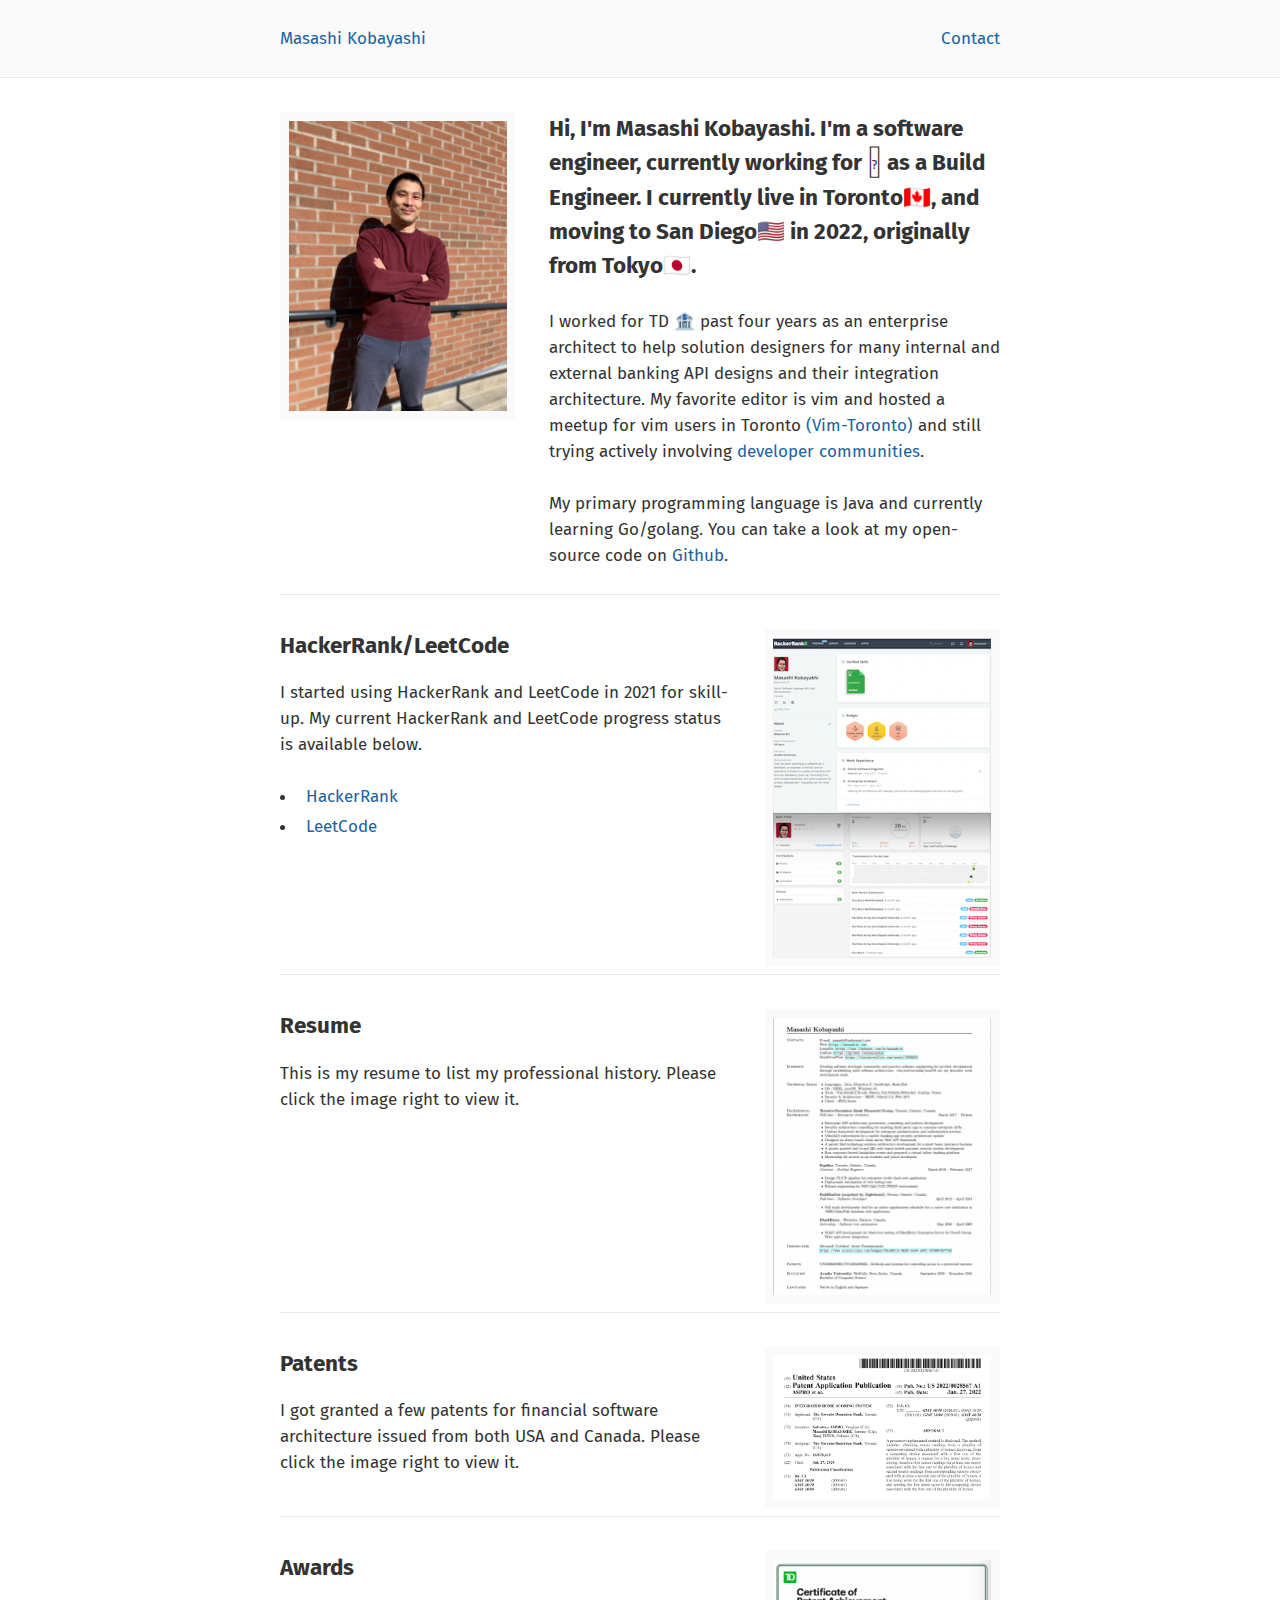
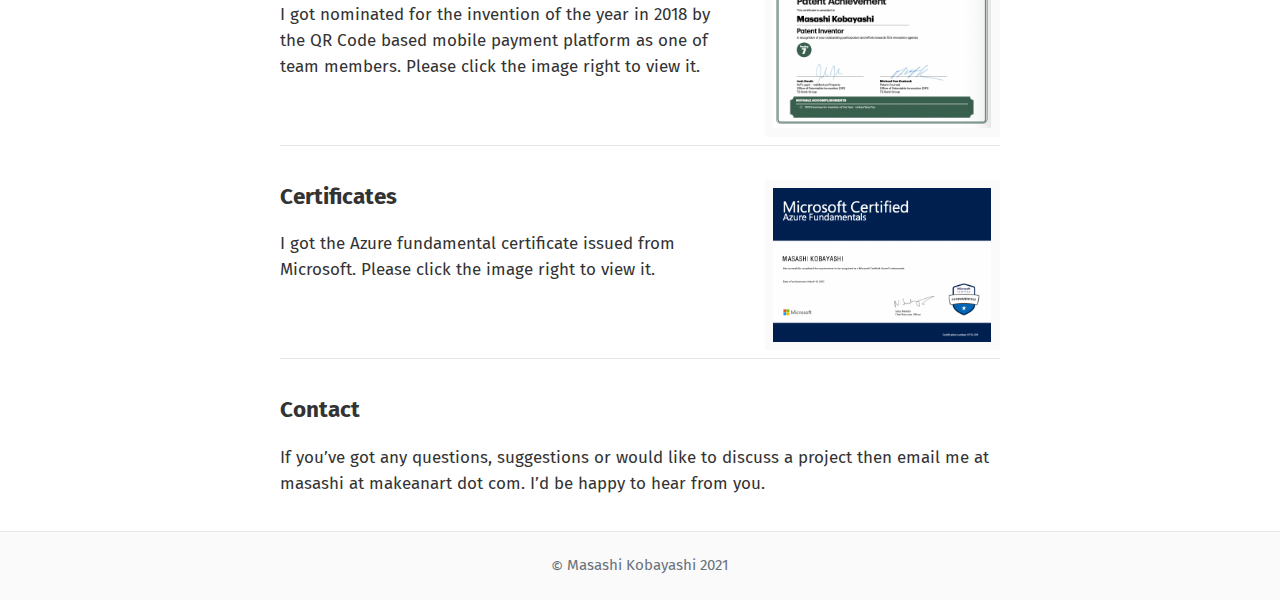
<file: index.html>
<!doctype html>
<html lang="en">

<head>
  <meta charset="utf-8">
  <meta http-equiv="X-UA-Compatible" content="IE=edge">
  <meta name="viewport" content="width=device-width, initial-scale=1">
  <meta name="author" content="Masashi Kobayashi">
  <meta name="copyright" content="Copyright Masashi Kobayashi 2021">
  <meta name="google-site-verification" content="cQSliJDuQ3qRlZyVLmjurqMe4x-Q_SxyvXtpQbWRbeY">
  <title>Home - Masashi Kobayashi</title>
  <link href="https://fonts.googleapis.com/css?family=Fira+Mono:400,500,700|Fira+Sans:400,400i,700,700i,800"
    rel="stylesheet">
  <link rel="stylesheet" href="/static/stylesheets/main.css">
  <link rel="canonical" href="https://masashik.com" />

</head>

<body>
  <header>
    <nav class="wrapper clearfix">
      <div class="breadcrumbs">
        <a href="/">Masashi Kobayashi</a>
      </div>
      <div class="pages">
        <a href="/#contact">Contact</a>
      </div>
    </nav>
  </header>
  <main class="wrapper clearfix">
    <div class="primary">
      <section class="splash clearfix">
        <img src="/static/images/masashi.jpeg" alt="Masashi Kobayashi">
        <article>
          <p><strong>Hi, I'm Masashi Kobayashi. I'm a software engineer, currently working for &#63743; as a Build Engineer.
                     I currently live in Toronto&#127464;&#127462;, and moving to San Diego&#127482;&#127480; in 2022,
                     originally from Tokyo&#127471;&#127477;.
            </strong></p>
          <p>I worked for TD &#127974; past four years as an enterprise architect to help solution designers for many internal and external
             banking API designs and their integration architecture. My favorite editor is vim and hosted a meetup
             for vim users in Toronto <a href="https://github.com/masashik/vim-toronto">(Vim-Toronto)</a> and still trying actively
            involving <a href='#standalone-sites' class='expandable'>developer communities</a>.
          </p>
          <div class='expandable' id='standalone-sites'>
            <ul>
              <li><a href="https://stackoverflow.com/users/1848559">StackOverFlow</a></li>
              <li><a href="https://www.linkedin.com/in/masashik">LinkedIn</a></li>
            </ul>
          </div>
          <p>My primary programming language is Java and currently learning Go/golang.
             You can take a look at my open-source code on <a href="https://github.com/masashik">Github</a>.
          </p>
        </article>
      </section>
      <section id="book" class="clearfix">
        <article>
          <h3>HackerRank/LeetCode</h3>
          <p>I started using HackerRank and LeetCode in 2021 for skill-up.
             My current HackerRank and LeetCode progress status is available below.</p>
            <ul>
              <li><a href="https://www.hackerrank.com/masashik">HackerRank</a></li>
              <li><a href="https://leetcode.com/masashik/">LeetCode</a></li>
            </ul>
        </article>
        <a href="https://www.hackerrank.com/masashik"><img src="/static/images/codeChallenge.png" alt=""></a>
      </section>
      <section id="book" class="clearfix">
        <article>
          <h3>Resume</h3>
          <p>This is my resume to list my professional history. Please click the image right to view it.</p>
        </article>
        <a href="/static/resume/Masashi_Kobayashi_resume_2022.pdf"><img src="/static/images/resume.png" alt=""></a>
      </section>
      <section id="book" class="clearfix">
        <article>
          <h3>Patents</h3>
          <p>I got granted a few patents for financial software architecture issued from both USA and Canada.
             Please click the image right to view it.</p>
        </article>
        <a href="/static/images/US20220028567A1.pdf"><img src="/static/images/patent1.png" alt=""></a>
      </section>
      <section id="book" class="clearfix">
        <article>
          <h3>Awards</h3>
          <p>I got nominated for the invention of the year in 2018 by the QR Code based mobile payment platform as one of team members. Please click the image right to view it.</p>
        </article>
        <a href="/static/images/2020-Patent-Achievement-Masashi.pdf"><img src="/static/images/2020-Patent-Achievement-Masashi.png" alt=""></a>
      </section>
      <section id="book" class="clearfix">
        <article>
          <h3>Certificates</h3>
          <p>I got the Azure fundamental certificate issued from Microsoft. Please click the image right to view it.</p>
        </article>

        <a href="https://www.youracclaim.com/badges/bbcd8fc4-85d8-4e99-a00f-3f09803b77bd"><img
            src="/static/images/az-900-cert.png" alt=""></a>
      </section>
      <section id="contact">
        <article>
          <h3>Contact</h3>
          <p>If you’ve got any questions, suggestions or would like to discuss a project then email me at masashi at
            makeanart dot com. I’d be happy to hear from you.</p>
        </article>
      </section>
    </div>
    <script src="//ajax.googleapis.com/ajax/libs/jquery/1.8.3/jquery.min.js"></script>
    <script type="text/javascript">
      $(document).ready(function () {
        $('a.expandable').click(function (e) {
          e.preventDefault();
          source = $(this);
          target = $(this).attr('href');
          $(target).slideToggle('slow', function () {
            source.blur();
          });
        });
      });
    </script>

  </main>
  <footer>
    <div class="wrapper">
      <div><span class="copyright">&copy;</span> Masashi Kobayashi 2021</div>
    </div>
  </footer>
  <script type="text/javascript">
    var _gaq = _gaq || [];
    _gaq.push(['_setAccount', 'UA-23830196-1']);
    _gaq.push(['_trackPageview']);
    (function () {
      var ga = document.createElement('script'); ga.type = 'text/javascript'; ga.async = true;
      ga.src = ('https:' == document.location.protocol ? 'https://ssl' : 'http://www') + '.google-analytics.com/ga.js';
      var s = document.getElementsByTagName('script')[0]; s.parentNode.insertBefore(ga, s);
    })();
  </script>
</body>

</html>
</file>
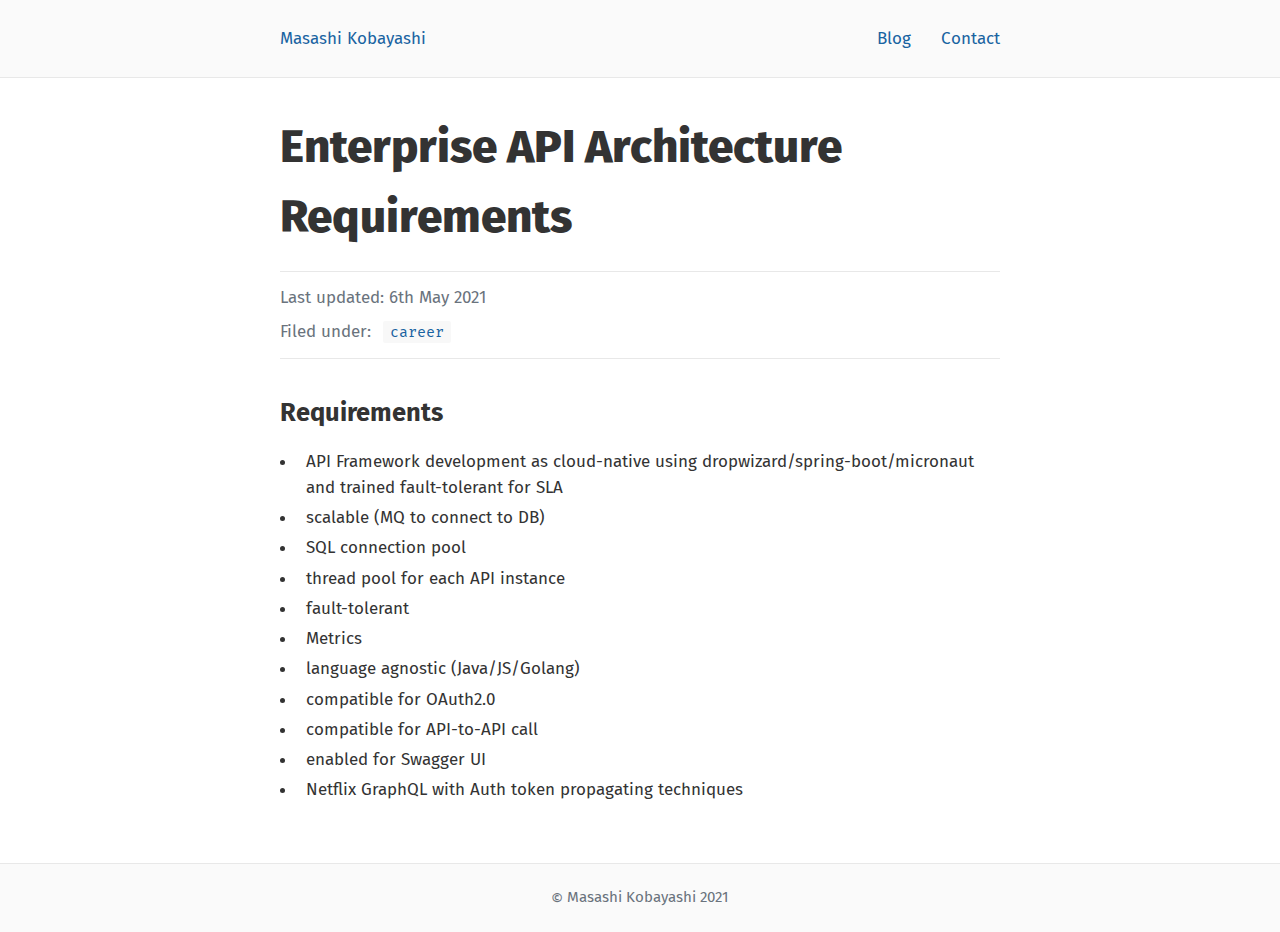
<file: blog/enterprise-api-architecture-requirements.html>
<!doctype html>
<html lang="en">

<head>
	<meta charset="utf-8">
	<meta http-equiv="X-UA-Compatible" content="IE=edge">
	<meta name="viewport" content="width=device-width, initial-scale=1">
	<meta name="author" content="Masashi Kobayashi">
	<meta name="copyright" content="Copyright Masashi Kobayashi 2021">
	<meta name="google-site-verification" content="cQSliJDuQ3qRlZyVLmjurqMe4x-Q_SxyvXtpQbWRbeY">
	<title>Enterprise API Architecture Requirements - Masashi Kobayashi</title>
	<link href="https://fonts.googleapis.com/css?family=Fira+Mono:400,500,700|Fira+Sans:400,400i,700,700i,800"
		rel="stylesheet">
	<link rel="stylesheet" href="/static/stylesheets/main.css">
	<link rel="canonical" href="https://masashik.com/blog/my-4-years-at-td" />
</head>

<body>
	<header>
		<nav class="wrapper clearfix">
			<div class="breadcrumbs">
				<a href="/">Masashi Kobayashi</a>
			</div>
			<div class="pages">
				<a href="/blog/">Blog</a>
				<!-- <a href="/#projects">Projects</a> -->
				<a href="/#contact">Contact</a>
			</div>
		</nav>
	</header>
	<main class="wrapper clearfix">

		<article>
			<h1>Enterprise API Architecture Requirements</h1>
			<div class="metadata">
				<span class="dates">
					Last updated: 6th May 2021
				</span>
				<span class="tags">
					Filed under: <a href="/blog/category/career" rel="tag">career</a>
				</span>
			</div>

			<h2>Requirements</h2>

			<ul>
				<li>API Framework development as cloud-native using dropwizard/spring-boot/micronaut and trained fault-tolerant
					for SLA</li>
				<li>scalable (MQ to connect to DB)</li>
				<li>SQL connection pool</li>
				<li>thread pool for each API instance</li>
				<li>fault-tolerant</li>
				<li>Metrics</li>
				<li>language agnostic (Java/JS/Golang)</li>
				<li>compatible for OAuth2.0</li>
				<li>compatible for API-to-API call</li>
				<li>enabled for Swagger UI</li>
				<li>Netflix GraphQL with Auth token propagating techniques</li>
			</ul>

		</article>
		<script src="https://ajax.googleapis.com/ajax/libs/jquery/1.8.3/jquery.min.js"></script>
		<script src="/static/javascripts/highlight.pack.js"></script>
		<script type="text/javascript">
			$(document).ready(function () {
				$('figure code').each(function (i, e) {
					hljs.highlightBlock(e)
				});
			});
		</script>
	</main>
	<footer>
		<div class="wrapper">
			<div><span class="copyright">&copy;</span> Masashi Kobayashi 2021</div>
		</div>
	</footer>
	<script type="text/javascript">
		var _gaq = _gaq || [];
		_gaq.push(['_setAccount', 'UA-23830196-1']);
		_gaq.push(['_trackPageview']);
		(function () {
			var ga = document.createElement('script'); ga.type = 'text/javascript'; ga.async = true;
			ga.src = ('https:' == document.location.protocol ? 'https://ssl' : 'http://www') + '.google-analytics.com/ga.js';
			var s = document.getElementsByTagName('script')[0]; s.parentNode.insertBefore(ga, s);
		})();
	</script>
</body>

</html>
</file>
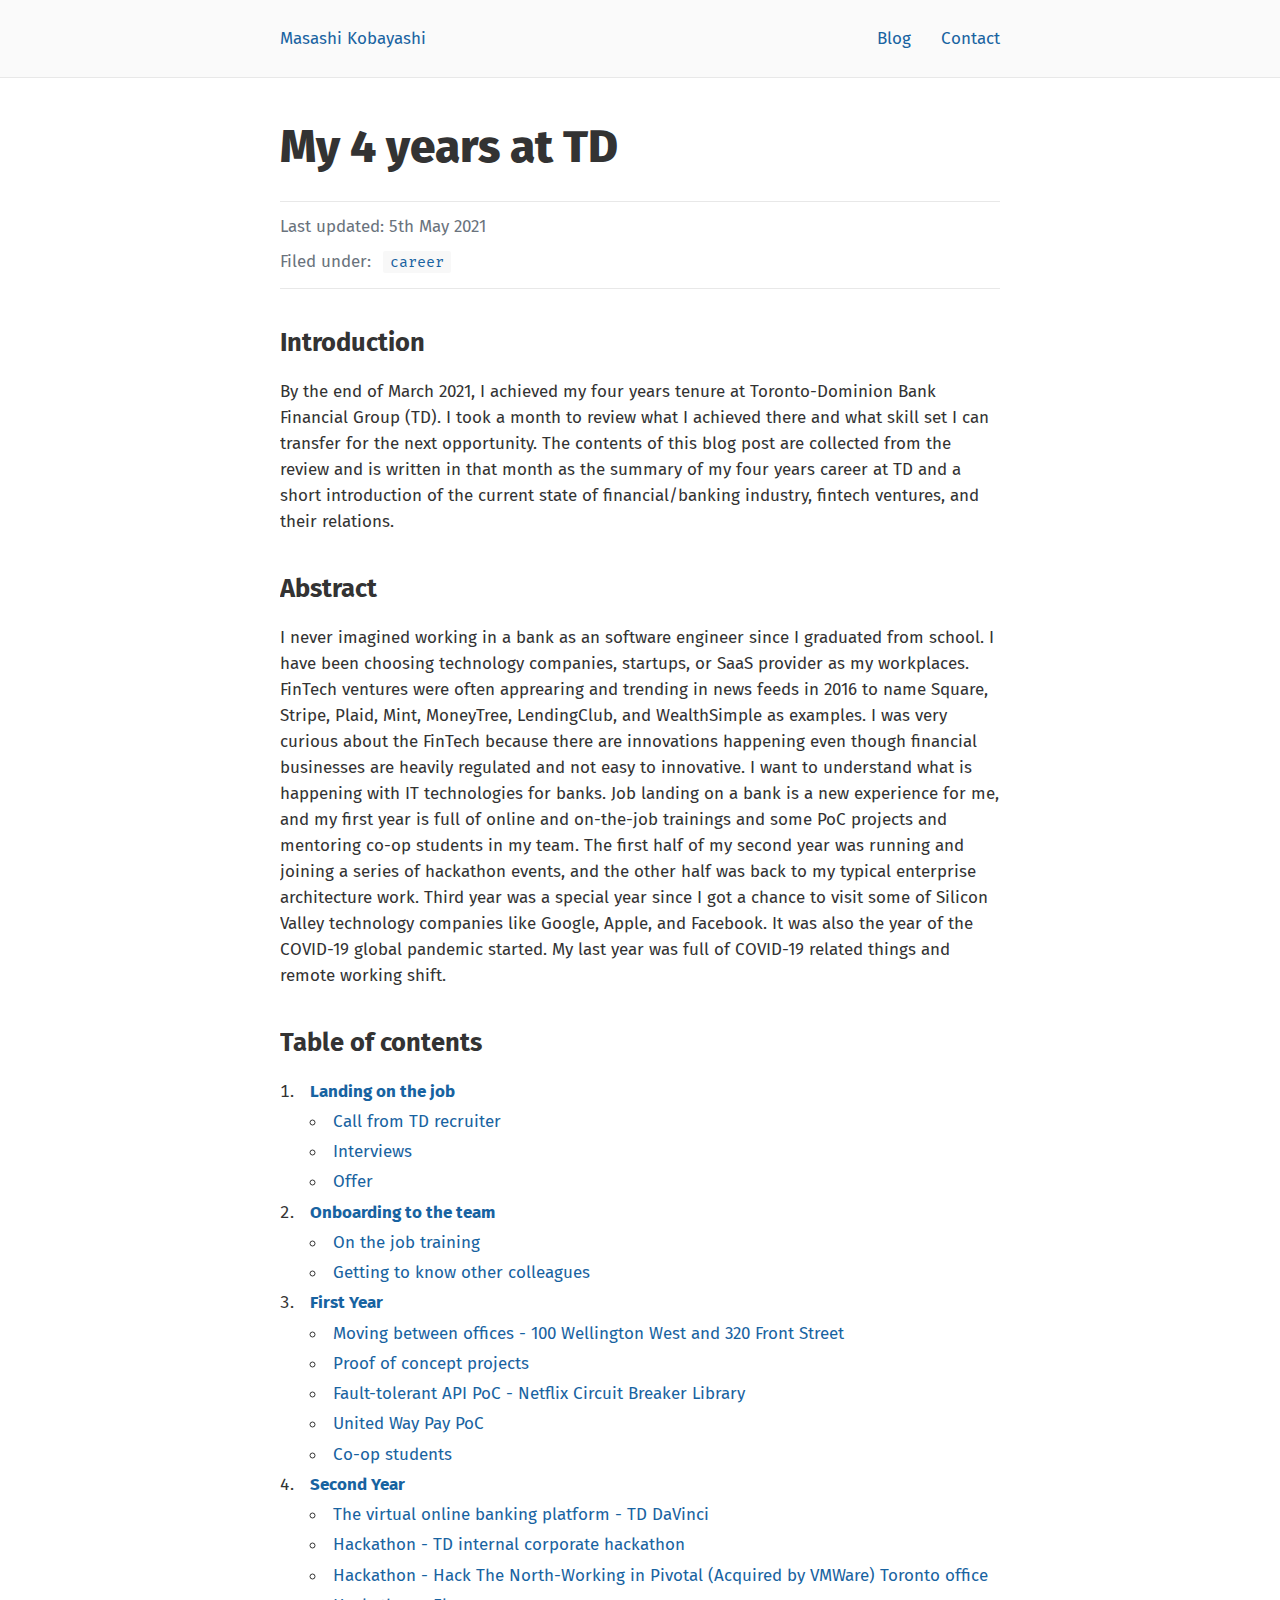
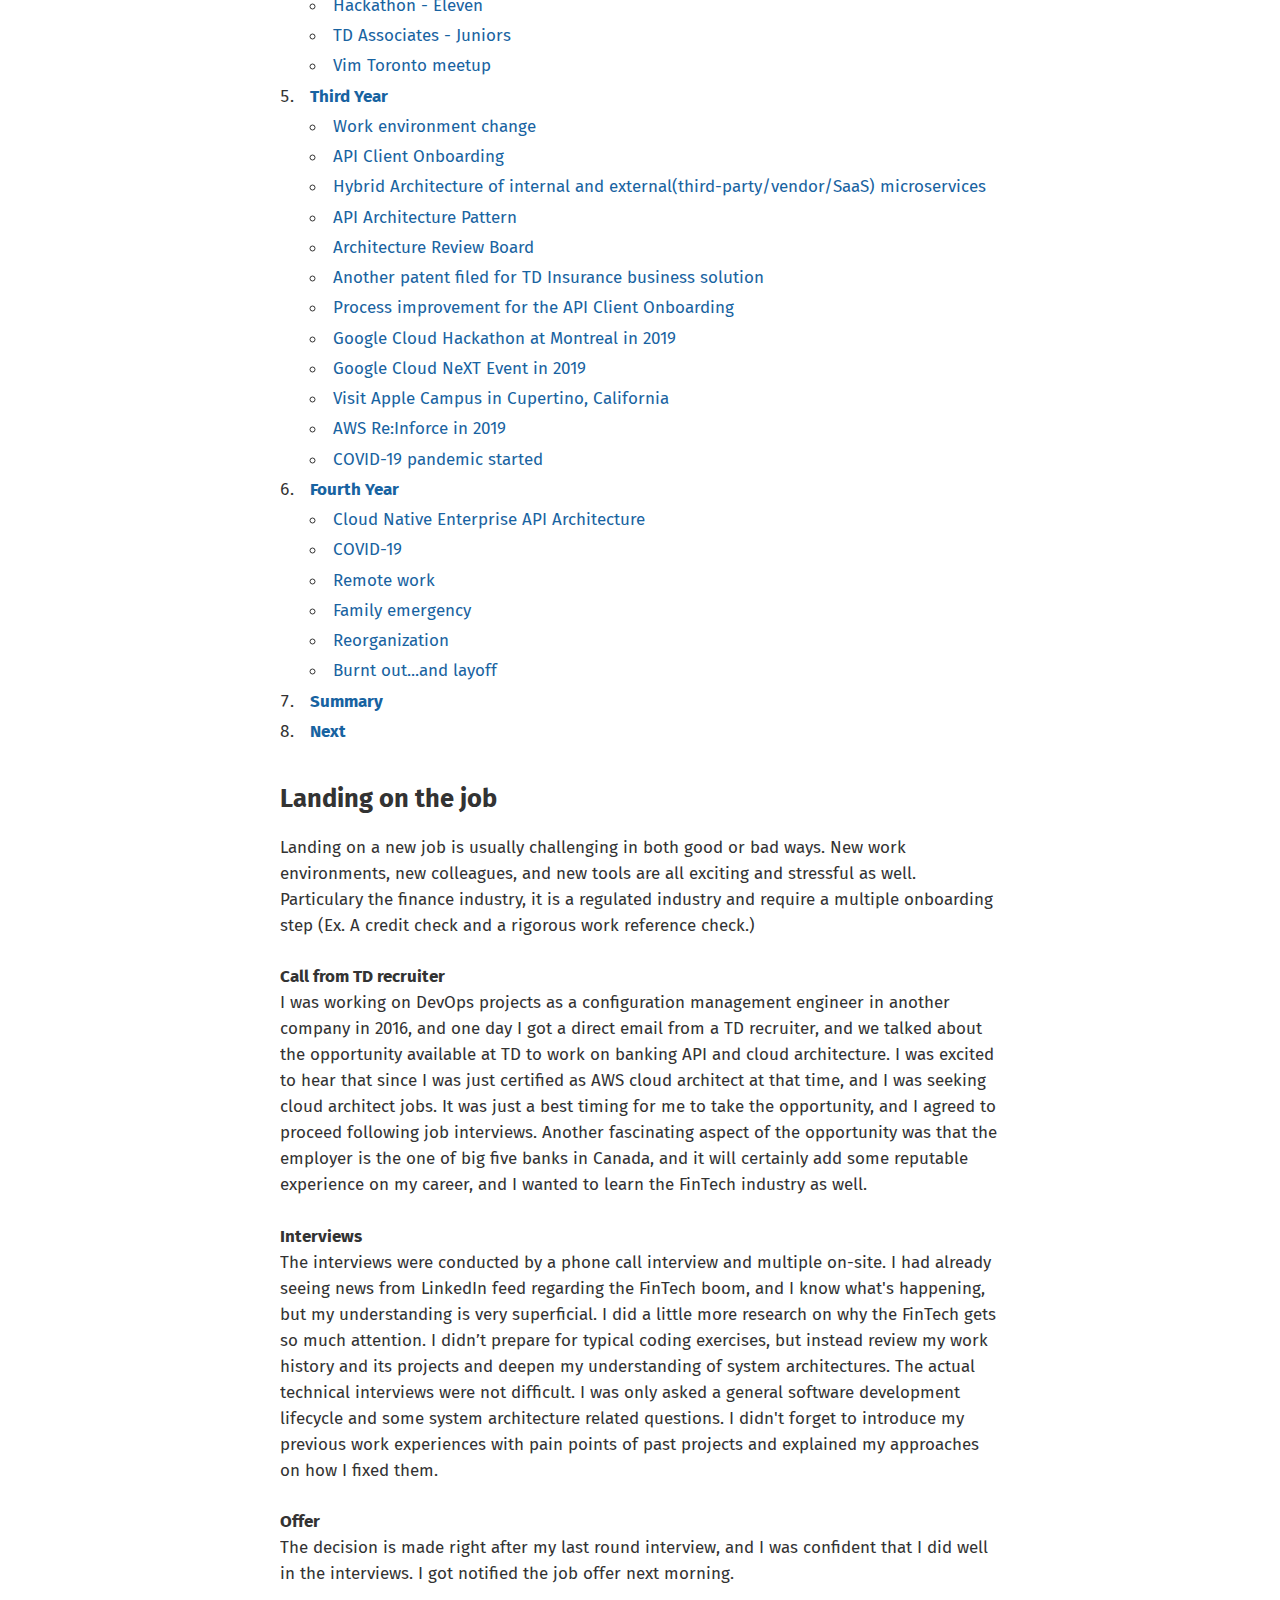
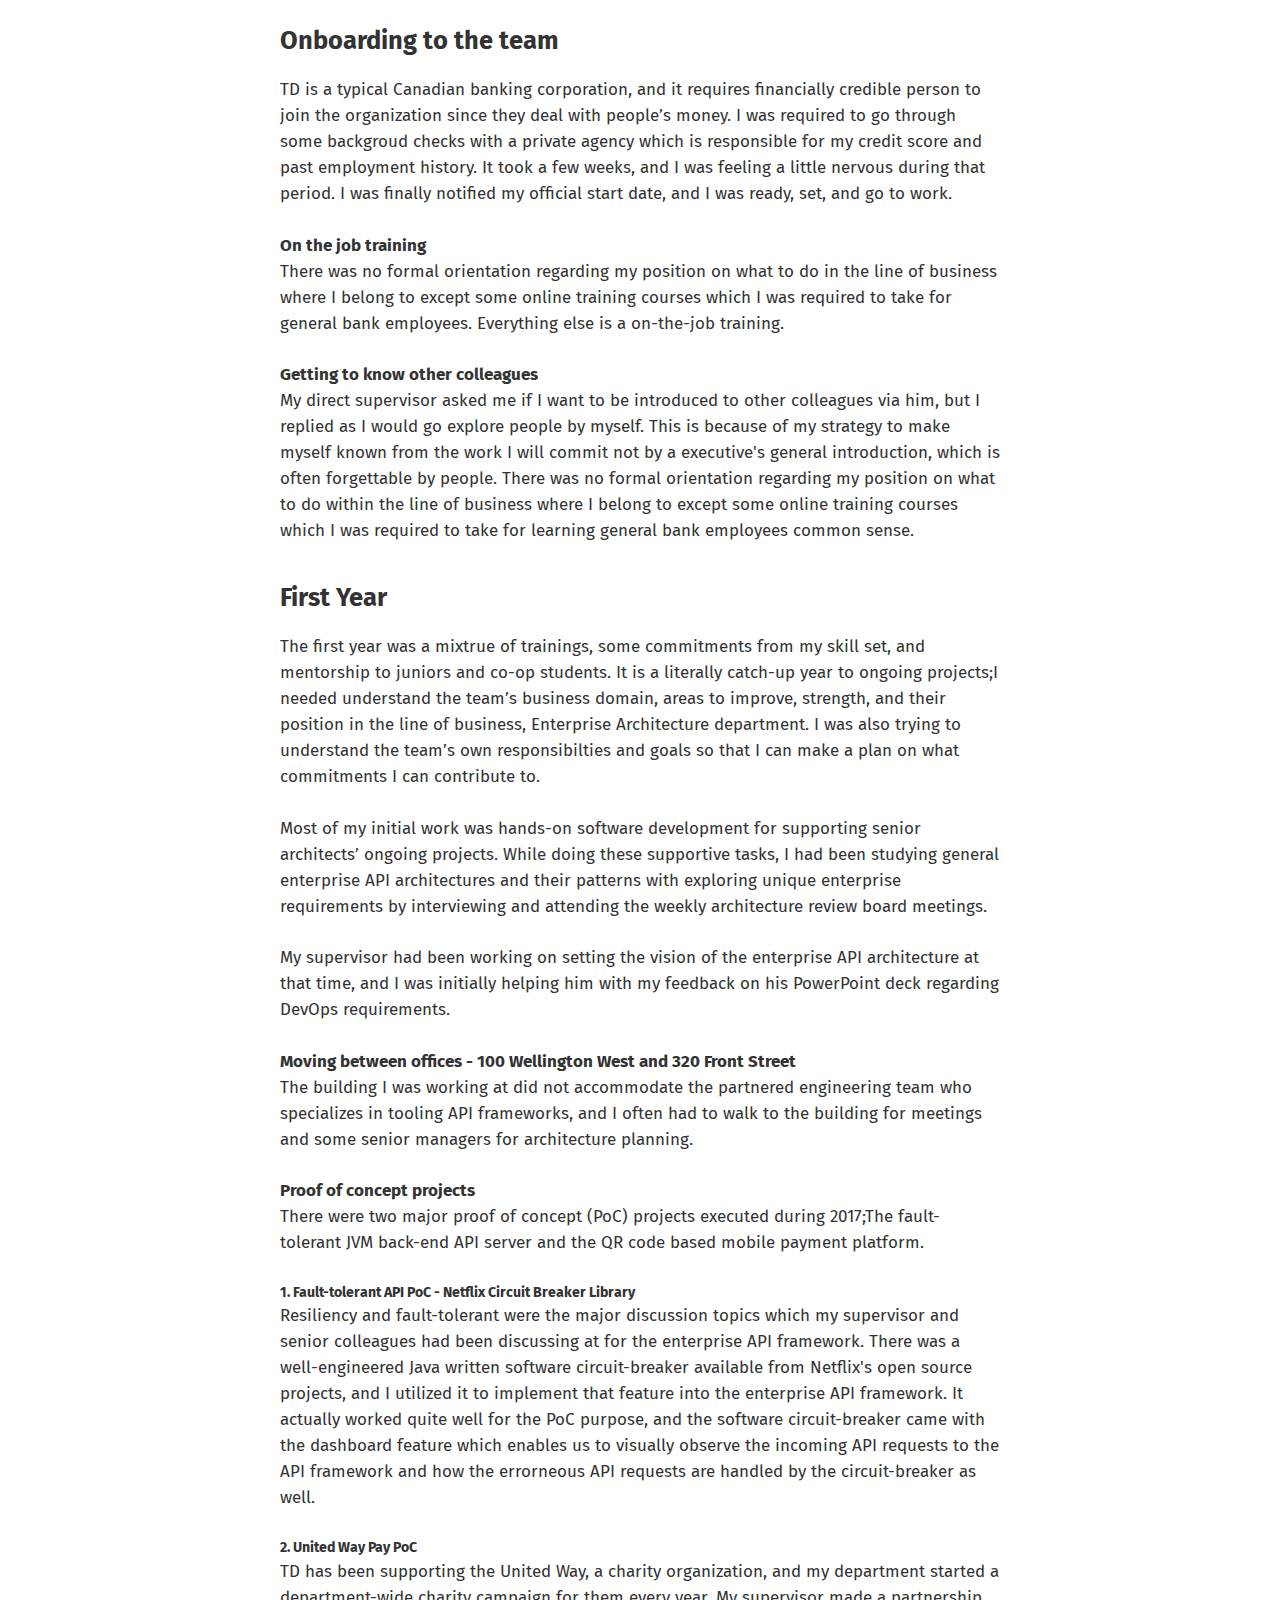
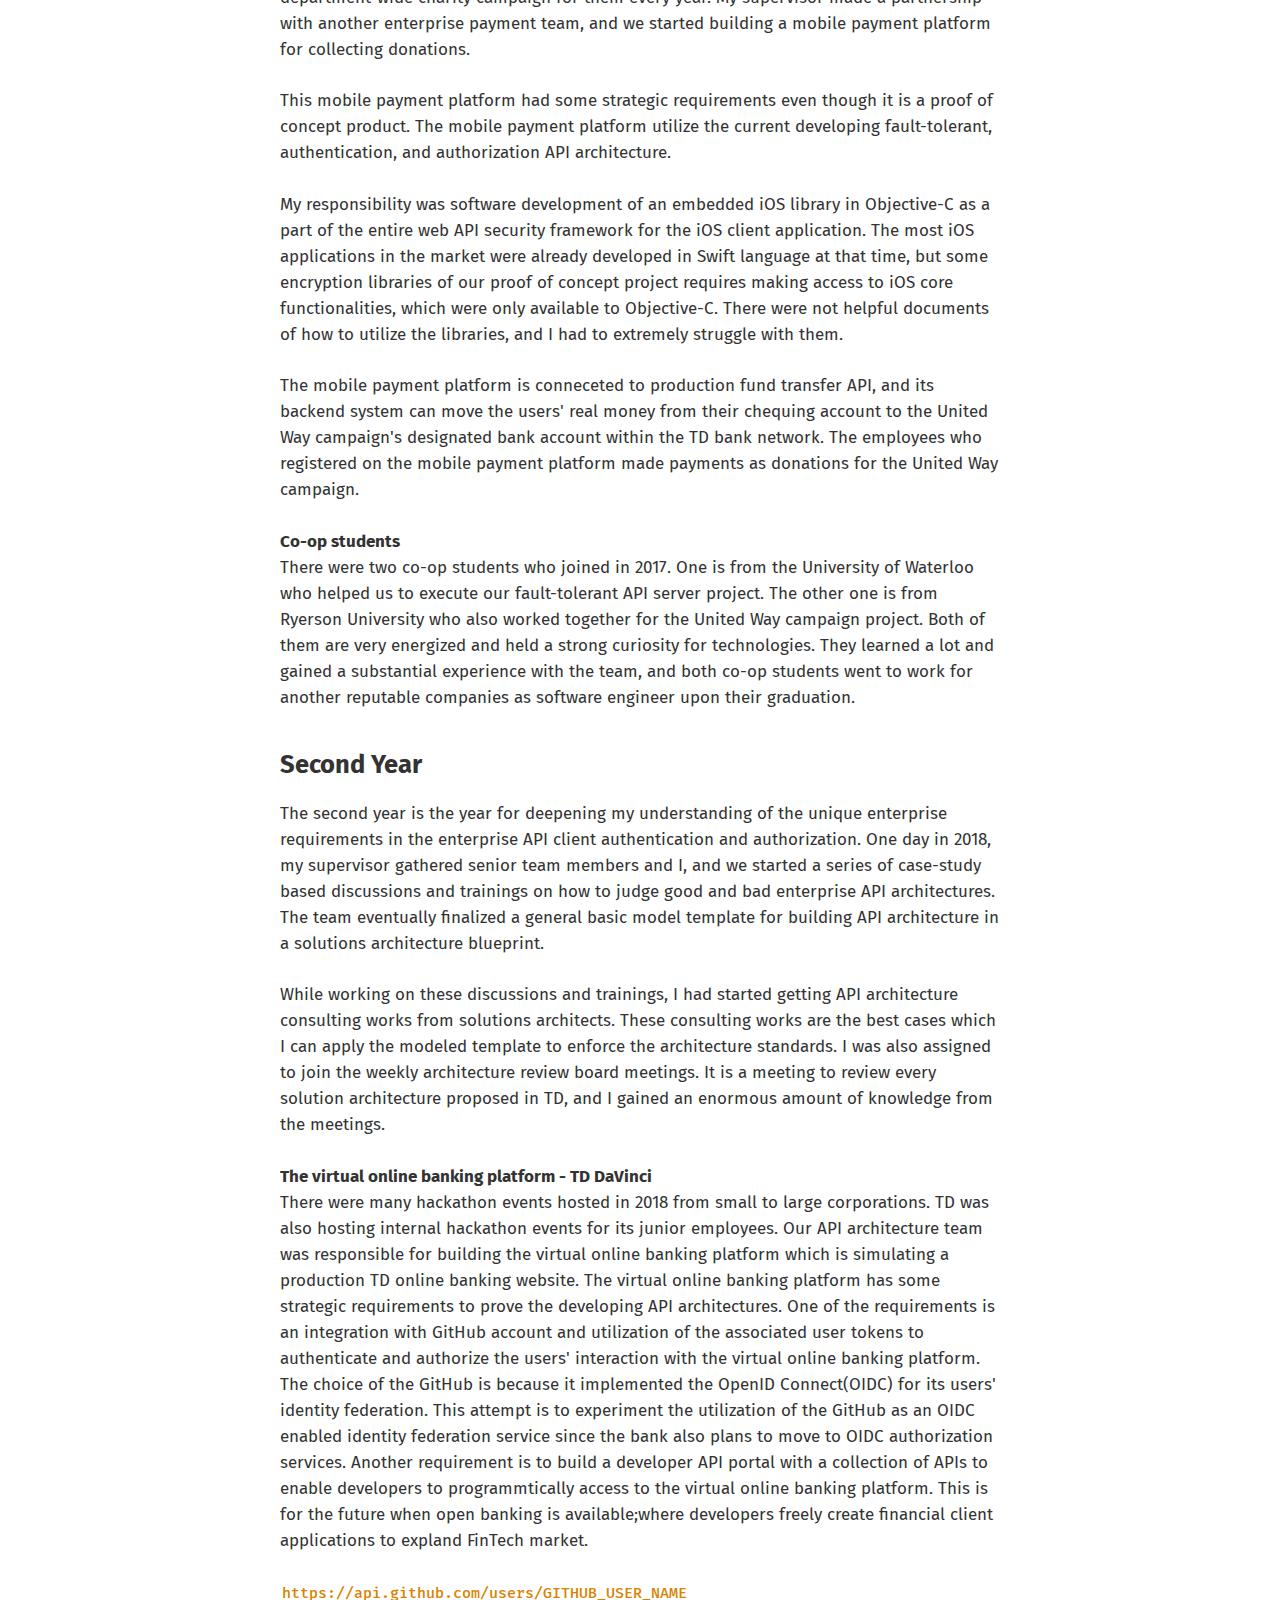
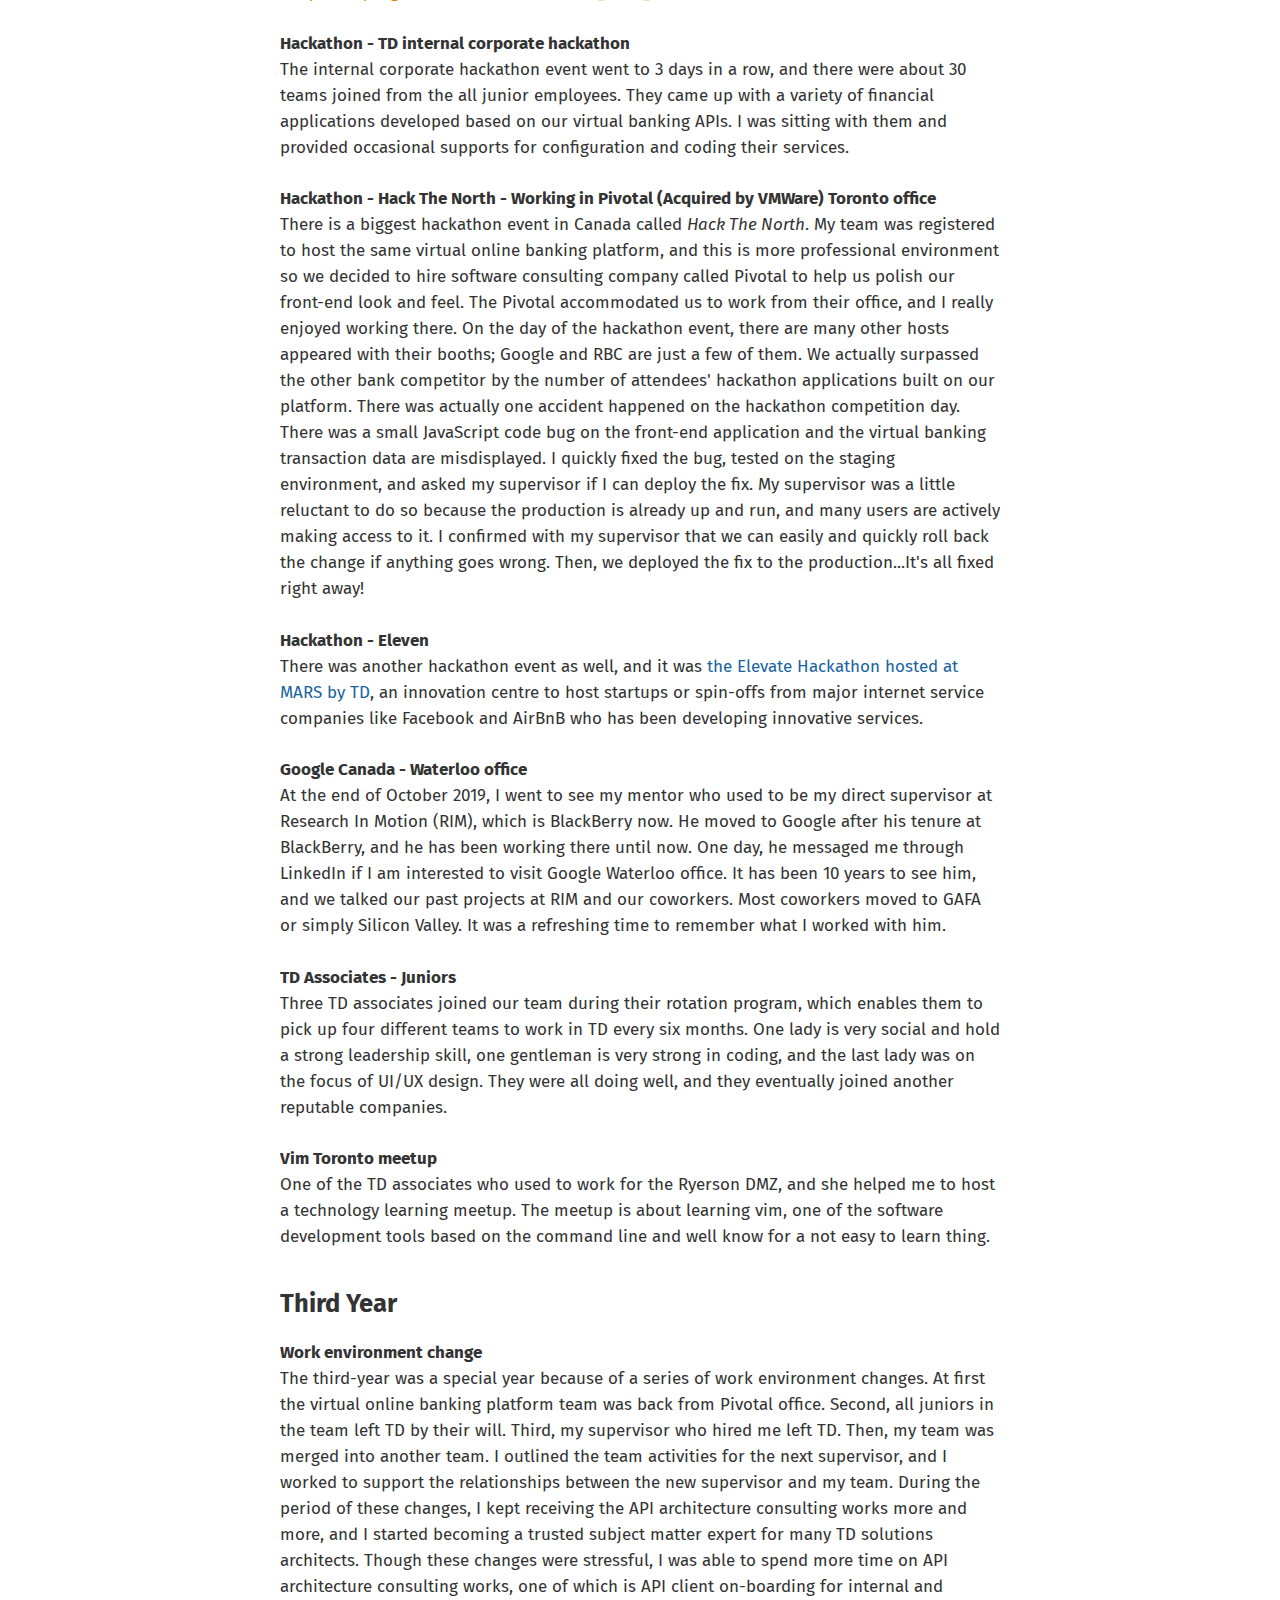
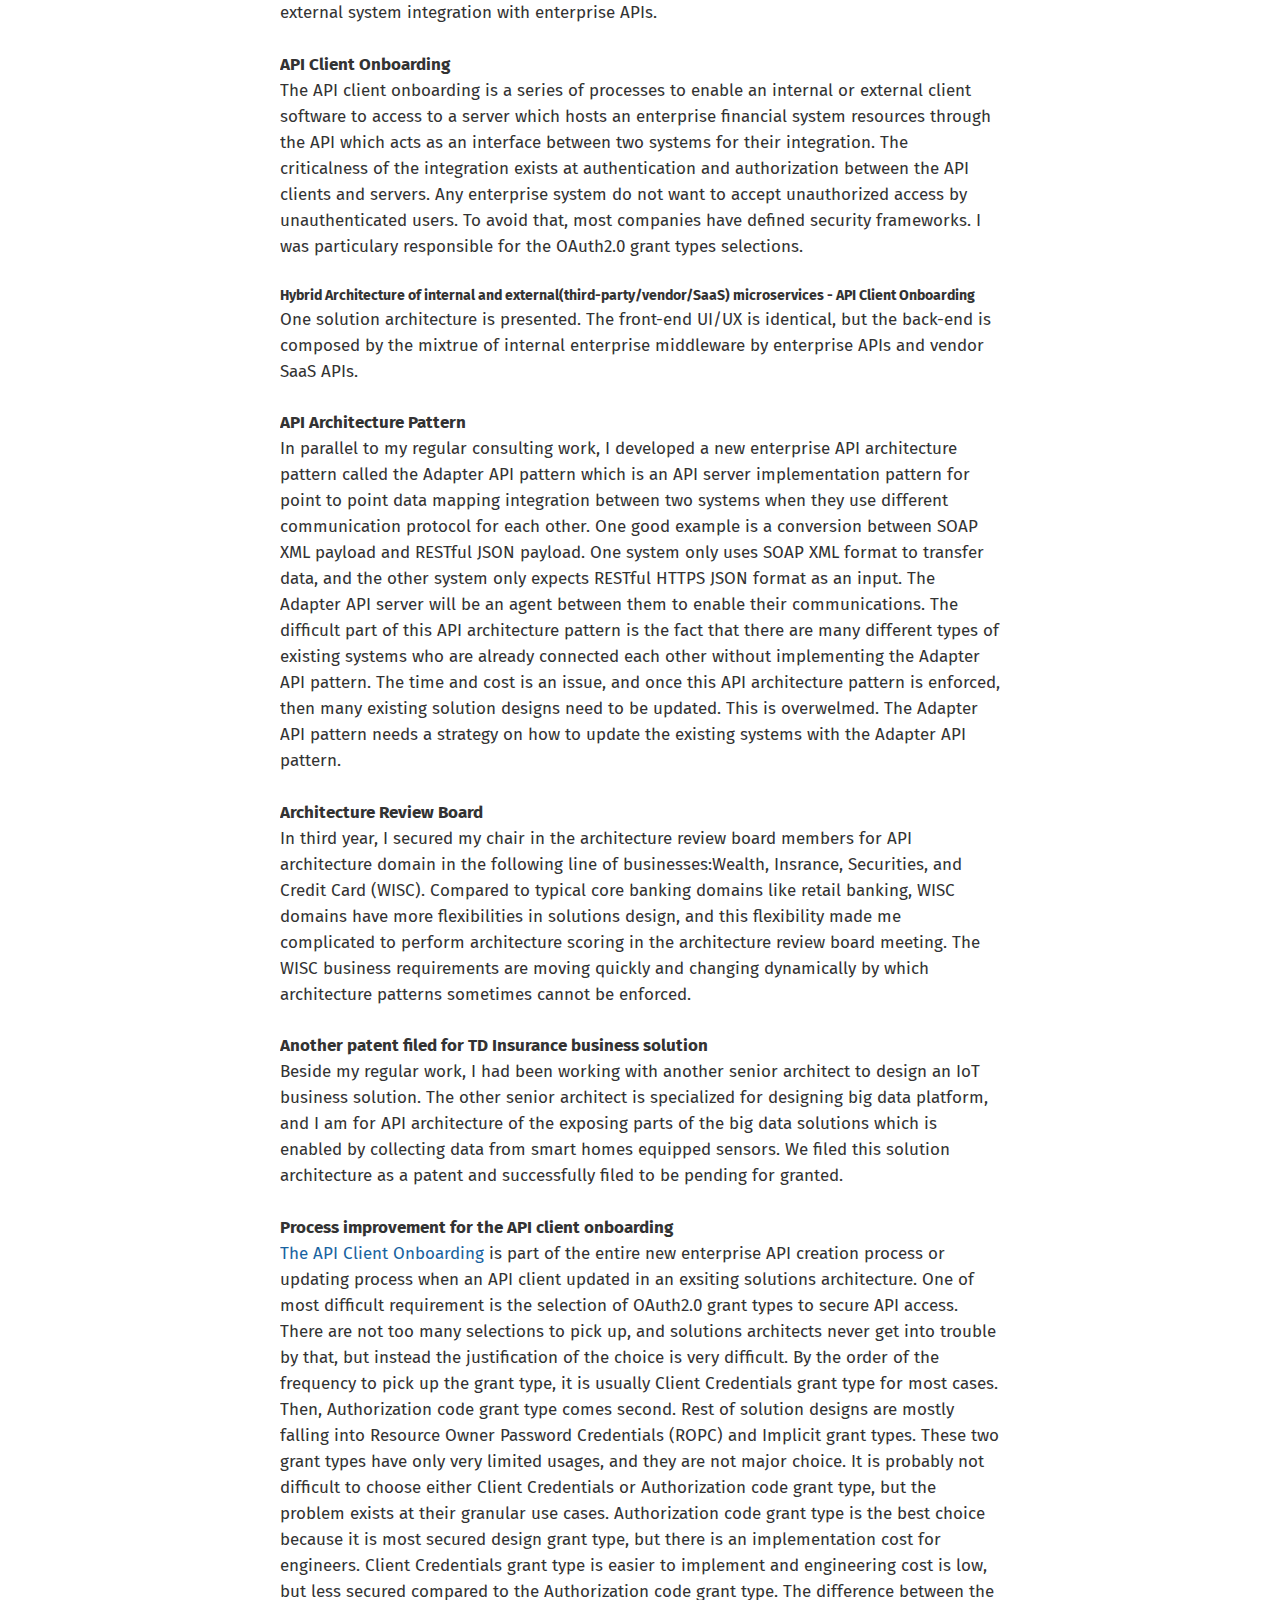
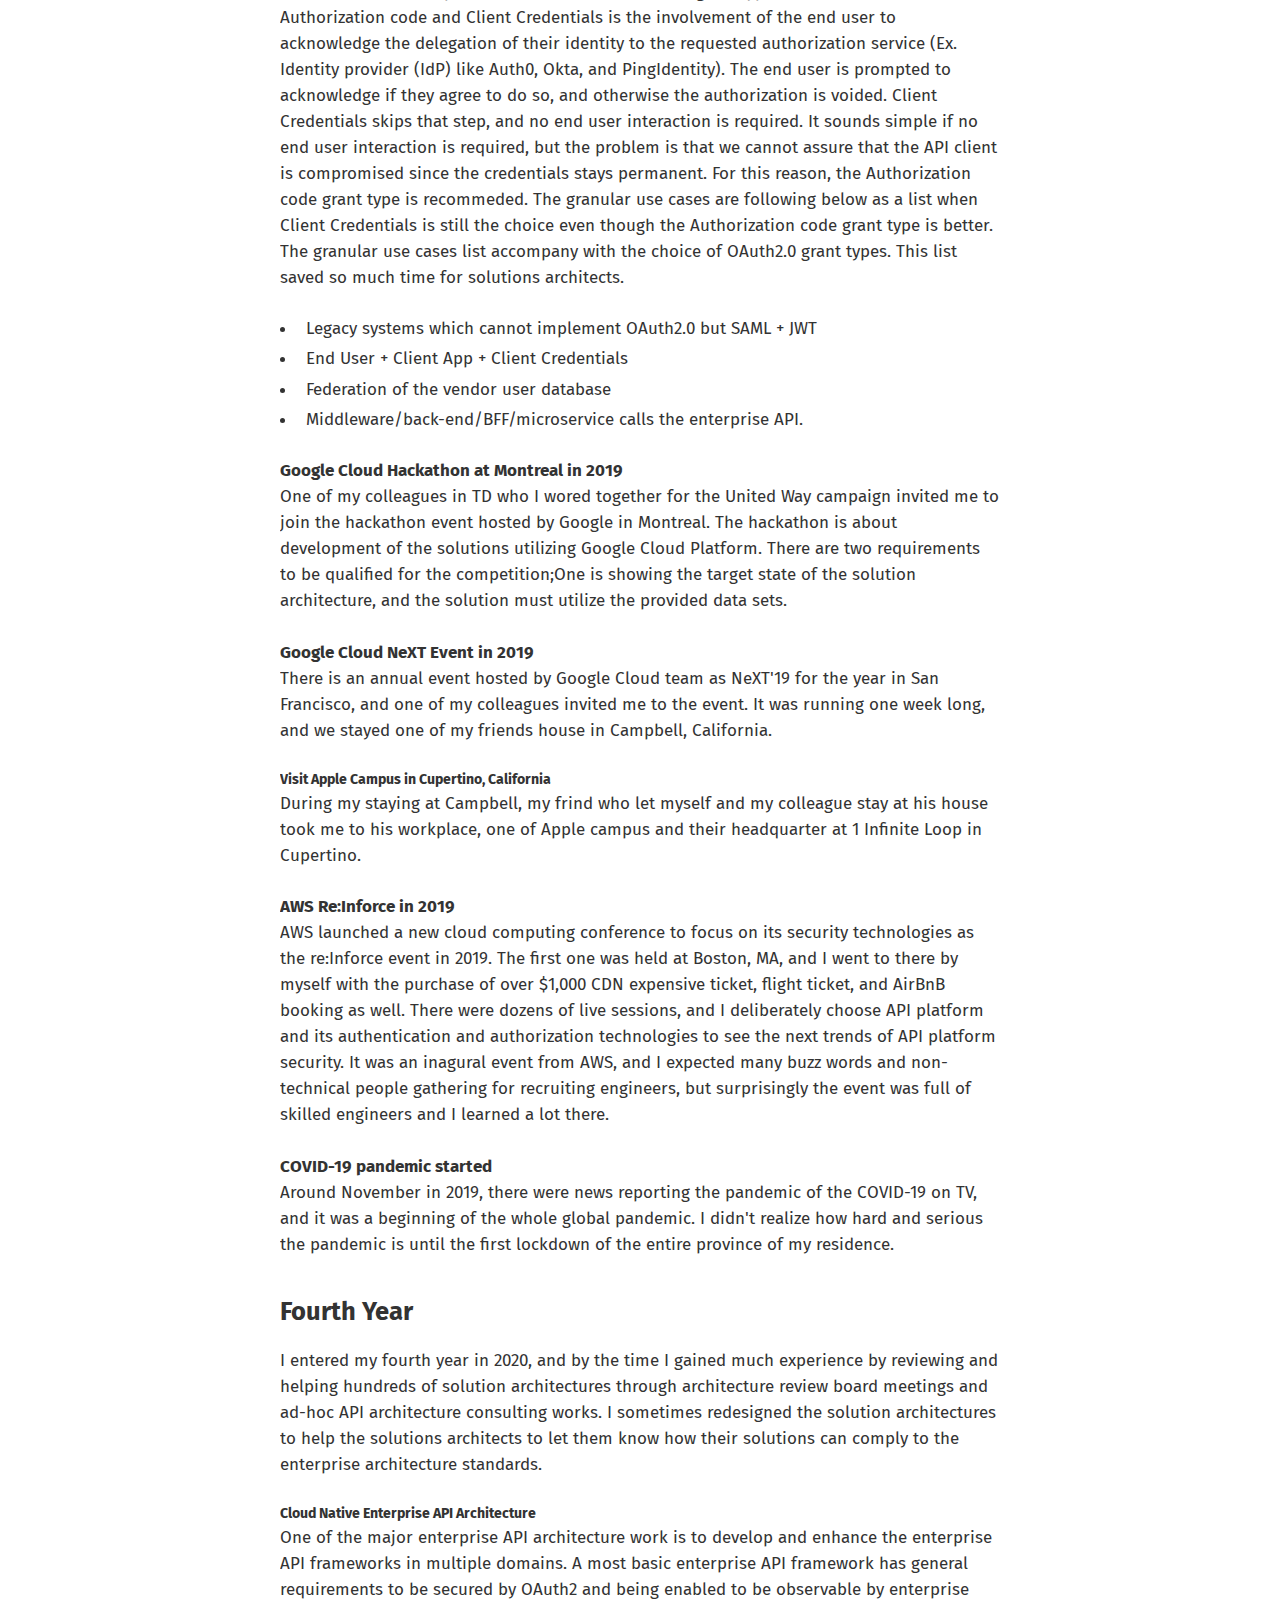
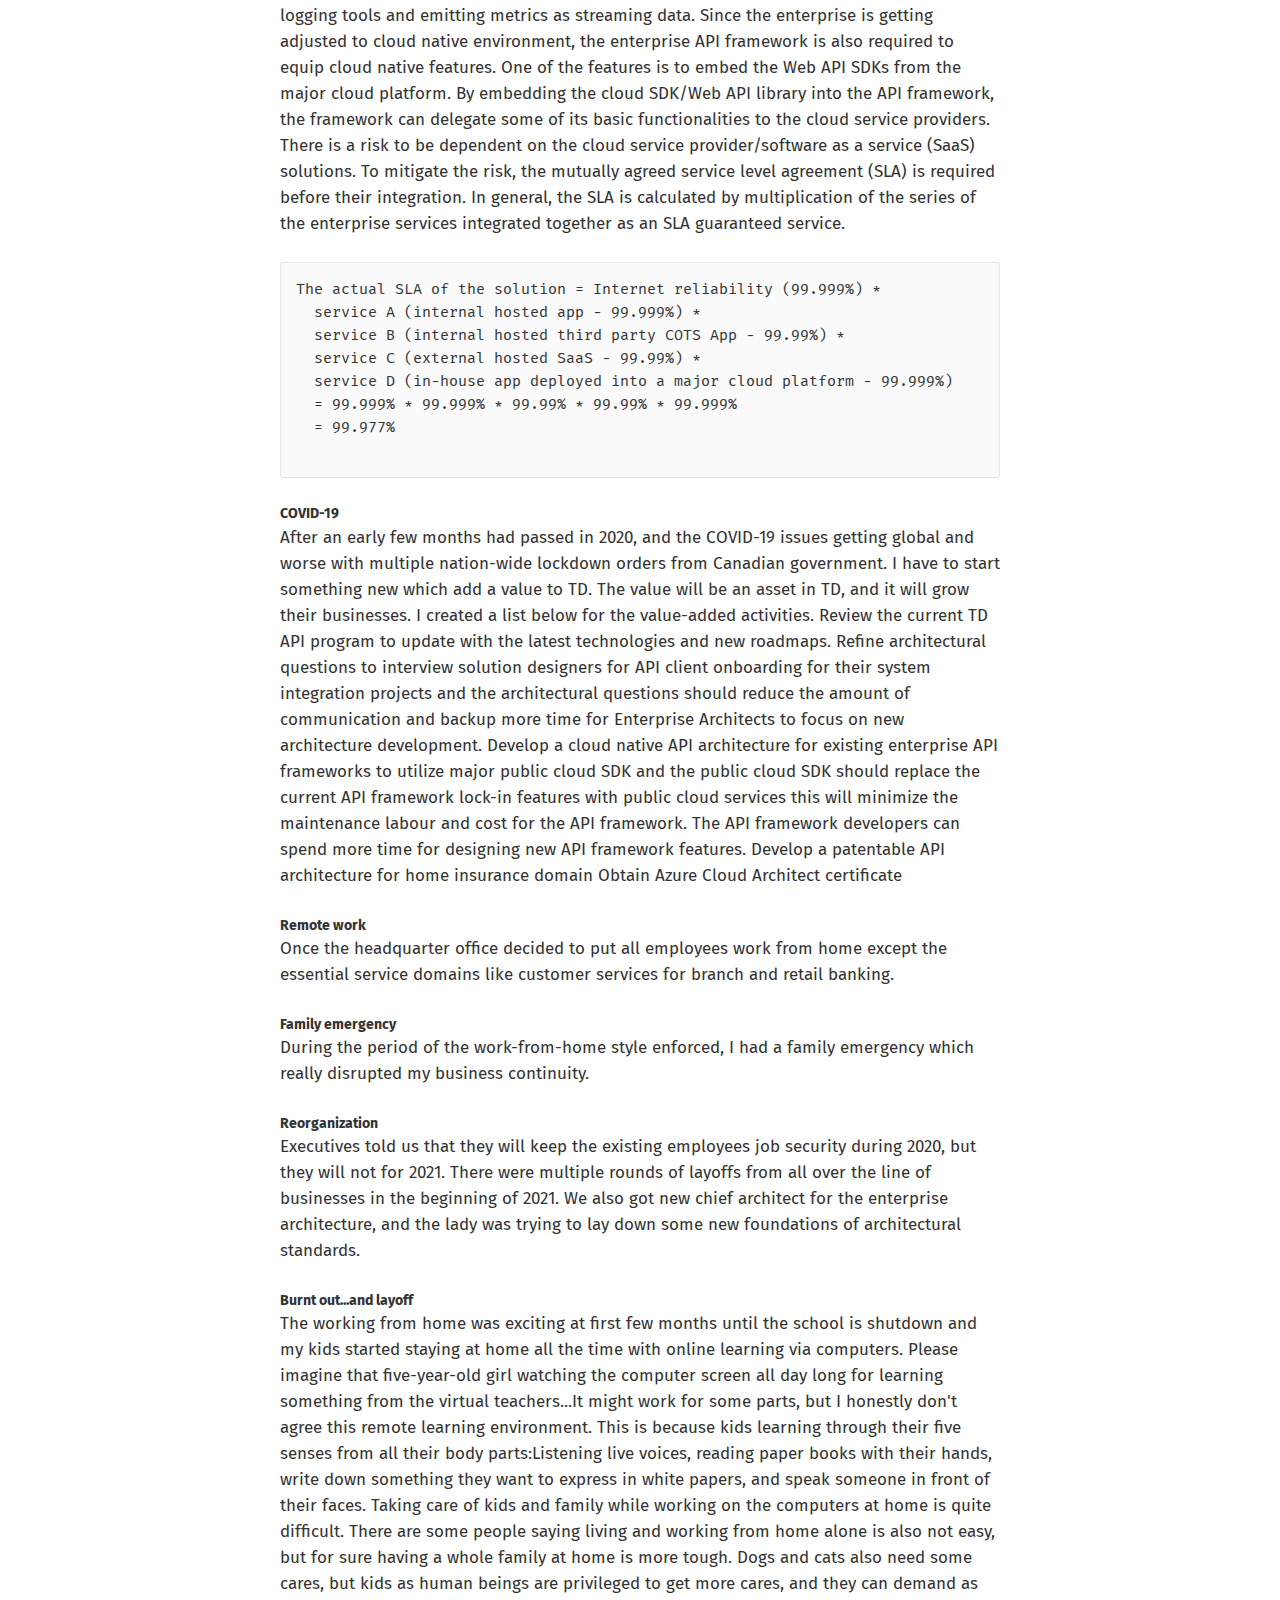
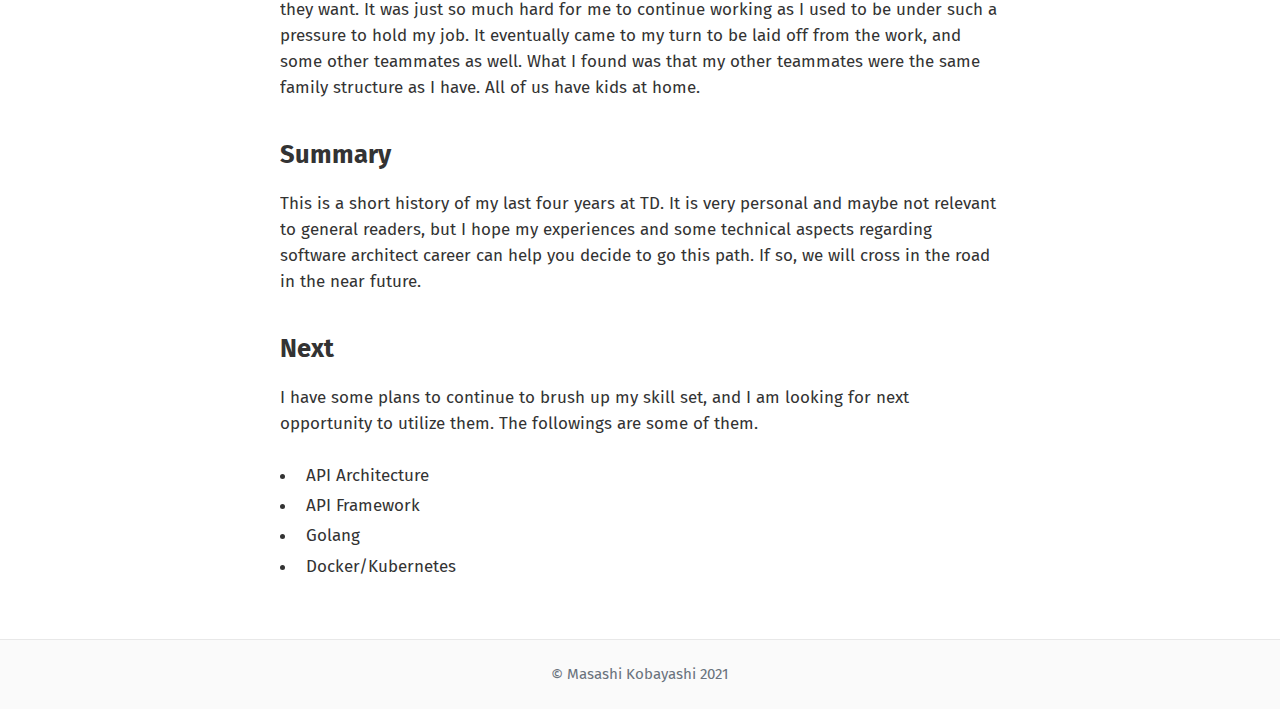
<file: blog/my-4-years-at-td.html>
<!doctype html>
<html lang="en">

<head>
	<meta charset="utf-8">
	<meta http-equiv="X-UA-Compatible" content="IE=edge">
	<meta name="viewport" content="width=device-width, initial-scale=1">
	<meta name="author" content="Masashi Kobayashi">
	<meta name="copyright" content="Copyright Masashi Kobayashi 2021">
	<title>My 4 years at TD - Masashi Kobayashi</title>
	<link href="https://fonts.googleapis.com/css?family=Fira+Mono:400,500,700|Fira+Sans:400,400i,700,700i,800"
		rel="stylesheet">
	<link rel="stylesheet" href="/static/stylesheets/main.css">
	<link rel="canonical" href="https://masashik.com/blog/my-4-years-at-td" />
</head>

<body>
	<header>
		<nav class="wrapper clearfix">
			<div class="breadcrumbs">
				<a href="/">Masashi Kobayashi</a>
			</div>
			<div class="pages">
				<a href="/blog/">Blog</a>
				<!-- <a href="/#projects">Projects</a> -->
				<a href="/#contact">Contact</a>
			</div>
		</nav>
	</header>
	<main class="wrapper clearfix">

		<article>
			<h1>My 4 years at TD</h1>
			<div class="metadata">
				<span class="dates">
					Last updated: 5th May 2021
				</span>
				<span class="tags">
					Filed under: <a href="/blog/category/career" rel="tag">career</a>
				</span>
			</div>

			<h2>Introduction</h2>
			<p>By the end of March 2021, I achieved my four years tenure at Toronto-Dominion Bank Financial Group (TD). I took
				a month to review what I achieved there and what skill set I can transfer for the next opportunity. The contents
				of this blog post are collected from the review and is written in that month as the summary of my four years
				career at TD and a short introduction of the current state of financial/banking industry, fintech
				ventures, and their relations.</p>

			<h2>Abstract</h2>
			<p>I never imagined working in a bank as an software engineer since I graduated from school. I have been choosing
				technology companies, startups, or SaaS provider as my workplaces. FinTech ventures were often apprearing and
				trending in news feeds in 2016 to name Square, Stripe, Plaid, Mint, MoneyTree, LendingClub, and WealthSimple as
				examples. I was very curious about the FinTech because there are innovations happening even though
				financial
				businesses are heavily regulated and not easy to innovative. I want to understand what is happening with IT
				technologies for banks. Job landing on a bank is a new experience for me, and my first year is full of
				online
				and on-the-job trainings and some PoC projects and mentoring co-op students in my team. The first half of my
				second year was running and joining a series of hackathon events, and the other half was back to my typical
				enterprise architecture work. Third year was a special year since I got a chance to visit some of Silicon Valley
				technology companies like Google, Apple, and Facebook. It was also the year of the COVID-19 global pandemic
				started. My last year was full of COVID-19 related things and remote working shift.
			</p>

			<h2>Table of contents</h2>
			<ol class="toc">
				<li><strong><a href="#landing-on-the-job">Landing on the job</a></strong></li>
				<ul>
					<li><a href="#call-from-td-recruiter">Call from TD recruiter</a></li>
					<li><a href="#interviews">Interviews</a></li>
					<li><a href="#offer">Offer</a></li>
				</ul>
				<li><strong><a href="#onboarding">Onboarding to the team</a></strong></li>
				<ul>
					<li><a href="#on-the-job-training">On the job training</a></li>
					<li><a href="#getting-to-know-other-colleagues">Getting to know other colleagues</a></li>
				</ul>
				<li><strong><a href="#first">First Year</a></strong></li>
				<ul>
					<li><a href="#move">Moving between offices - 100 Wellington West and 320 Front Street</a></li>
					<li><a href="#poc">Proof of concept projects</a></li>
					<li><a href="#circuit">Fault-tolerant API PoC - Netflix Circuit Breaker Library</a></li>
					<li><a href="#unitedway">United Way Pay PoC</a></li>
					<li><a href="#coop">Co-op students</a></li>
				</ul>
				<li><strong><a href="#second">Second Year</a></strong></li>
				<ul>
					<li><a href="#davinci">The virtual online banking platform - TD DaVinci</a></li>
					<li><a href="#hackathon-td">Hackathon - TD internal corporate hackathon</a></li>
					<li><a href="#hackathon-north">Hackathon - Hack The North-Working in Pivotal (Acquired by VMWare) Toronto
							office</a></li>
					<li><a href="#hackathon-eleven">Hackathon - Eleven</a></li>
					<li><a href="#juniors">TD Associates - Juniors</a></li>
					<li><a href="#vim">Vim Toronto meetup</a></li>
				</ul>
				<li><strong><a href="#third">Third Year</a></strong></li>
				<ul>
					<li><a href="#work-environment-change">Work environment change</a></li>
					<li><a href="#api-client-onboarding">API Client Onboarding</a></li>
					<li><a href="#hybrid">Hybrid Architecture of internal and external(third-party/vendor/SaaS) microservices</a>
					</li>
					<li><a href="#api-architecture-pattern">API Architecture Pattern</a></li>
					<li><a href="#architecture-review-board">Architecture Review Board</a></li>
					<li><a href="#patent-insurance">Another patent filed for TD Insurance business solution</a></li>
					<li><a href="#api-client-onboarding-process-improve">Process improvement for the API Client Onboarding</a>
					</li>
					<li><a href="#gcp-hackathon-montreal">Google Cloud Hackathon at Montreal in 2019</a></li>
					<li><a href="#gcp-next-19">Google Cloud NeXT Event in 2019</a></li>
					<li><a href="#visit-apple-campus">Visit Apple Campus in Cupertino, California</a></li>
					<li><a href="#inforce">AWS Re:Inforce in 2019</a></li>
					<li><a href="#pandemic">COVID-19 pandemic started</a></li>
				</ul>
				<li><strong><a href="#fourth">Fourth Year</a></strong></li>
				<ul>
					<li><a href="#cloud-native">Cloud Native Enterprise API Architecture</a></li>
					<li><a href="#covid-19">COVID-19</a></li>
					<li><a href="#remote">Remote work</a></li>
					<li><a href="#family-emergency">Family emergency</a></li>
					<li><a href="#reorganization">Reorganization</a></li>
					<li><a href="#burn-layoff">Burnt out...and layoff</a></li>
				</ul>
				<li><strong><a href="#summary">Summary</a></strong></li>
				<li><strong><a href="#next">Next</a></strong></li>
			</ol>

			<h2 id="landing-on-the-job">Landing on the job</h2>
			<p>Landing on a new job is usually challenging in both good or bad ways. New work environments, new colleagues,
				and new tools are all exciting and stressful as well. Particulary the finance industry, it is a regulated
				industry and require a multiple onboarding step (Ex. A credit check and a rigorous work reference check.)</p>

			<h4 id="call-from-td-recruiter">Call from TD recruiter</h4>
			<p>I was working on DevOps projects as a configuration management engineer in another company in 2016, and one day
				I got a direct email from a TD recruiter, and we talked about the opportunity available at TD to work on banking
				API and cloud architecture. I was excited to hear that since I was just certified as AWS cloud architect at that
				time, and I was seeking cloud architect jobs. It was just a best timing for me to take the opportunity, and I
				agreed to proceed following job interviews. Another fascinating aspect of the opportunity was that the
				employer is the one of big five banks in Canada, and it will certainly add some reputable experience on my
				career, and I wanted to learn the FinTech industry as well.</p>

			<h4 id="interviews">Interviews</h4>
			<p>
				The interviews were conducted by a phone call interview and multiple on-site. I had already seeing news from
				LinkedIn feed regarding the FinTech boom, and I know what's happening, but my understanding is very superficial.
				I did a little more research on why the FinTech gets so much attention. I didn’t prepare for typical coding
				exercises, but instead review my work history and its projects and deepen my understanding of system
				architectures. The actual technical interviews were not difficult. I was only asked a general software
				development lifecycle and some system architecture related questions. I didn't forget to introduce my previous
				work experiences with pain points of past projects and explained my approaches on how I fixed them.
			</p>

			<h4 id="offer">Offer</h4>
			<p>
				The decision is made right after my last round interview, and I was confident that I did well in the
				interviews. I got notified the job offer next morning.
			</p>

			<h2 id="onboarding">Onboarding to the team</h2>
			<p>
				TD is a typical Canadian banking corporation, and it requires financially credible person to join the
				organization since they deal with people’s money. I was required to go through some backgroud checks with a
				private agency which is responsible for my credit score and past employment history. It took a few weeks, and I
				was feeling a little nervous during that period. I was finally notified my official start date, and I was ready,
				set, and go to work.
			</p>

			<h4 id="on-the-job-training">On the job training</h4>
			<p>
				There was no formal orientation regarding my position on what to do in the line of business where I belong to
				except some online training courses which I was required to take for general bank employees. Everything else is
				a on-the-job training.
			</p>
			<h4 id="getting-to-know-other-colleagues">Getting to know other colleagues</h4>
			<p>
				My direct supervisor asked me if I want to be introduced to other colleagues via him, but I replied as I would
				go explore people by myself. This is because of my strategy to make myself known from the work I will commit not
				by a executive's general introduction, which is often forgettable by people. There was no formal orientation
				regarding my position on what to do within the line of business where I belong to except some online training
				courses which I was required to take for learning general bank employees common sense.
			</p>

			<h2 id="first">First Year</h2>
			<p>
				The first year was a mixtrue of trainings, some commitments from my skill set, and mentorship to juniors and
				co-op students. It is a literally catch-up year to ongoing projects;I needed understand the team’s business
				domain, areas to improve, strength, and their position in the line of business, Enterprise Architecture
				department. I was also trying to understand the team’s own responsibilties and goals so that I can make a plan
				on what commitments I can contribute to.
			</p>

			<p>
				Most of my initial work was hands-on software development for supporting senior architects’ ongoing projects.
				While doing these supportive tasks, I had been studying general enterprise API architectures and their patterns
				with exploring unique enterprise requirements by interviewing and attending the weekly architecture review board
				meetings.
			</p>

			<p>
				My supervisor had been working on setting the vision of the enterprise API architecture at that time, and I was
				initially helping him with my feedback on his PowerPoint deck regarding DevOps requirements.
			</p>

			<h4 id="move">Moving between offices - 100 Wellington West and 320 Front Street</h4>

			<p>
				The building I was working at did not accommodate the partnered engineering team who specializes in tooling API
				frameworks, and I often had to walk to the building for meetings and some senior managers for architecture
				planning.
			</p>

			<h4 id="poc">Proof of concept projects</h4>
			<p>
				There were two major proof of concept (PoC) projects executed during 2017;The fault-tolerant JVM
				back-end API server and the QR code based mobile payment platform.
			</p>

			<h5 id="circuit">1. Fault-tolerant API PoC - Netflix Circuit Breaker Library</h5>
			<p>
				Resiliency and fault-tolerant were the major discussion topics which my supervisor and senior colleagues had
				been discussing at for the enterprise API framework. There was a well-engineered Java written software
				circuit-breaker available from Netflix's open source projects, and I utilized it to implement that feature into
				the enterprise API framework. It actually worked quite well for the PoC purpose, and the software
				circuit-breaker came with the dashboard feature which enables us to visually observe the incoming API requests
				to the API framework and how the errorneous API requests are handled by the circuit-breaker as well.
			</p>

			<h5 id="unitedway">2. United Way Pay PoC</h5>
			<p>
				TD has been supporting the United Way, a charity organization, and my department started a department-wide
				charity campaign for them every year. My supervisor made a partnership with another enterprise payment team, and
				we started building a mobile payment platform for collecting donations.
			</p>

			<p>
				This mobile payment platform had some strategic requirements even though it is a proof of concept product. The
				mobile payment platform utilize the current developing fault-tolerant, authentication, and authorization API
				architecture.
			</p>

			<p>
				My responsibility was software development of an embedded iOS library in Objective-C as a part of the entire web
				API security framework for the iOS client application. The most iOS applications in the market were already
				developed in Swift language at that time, but some encryption libraries of our proof of concept project
				requires making access to iOS core functionalities, which were only available to Objective-C. There were not
				helpful documents of how to utilize the libraries, and I had to extremely struggle with them.
			</p>

			<p>
				The mobile payment platform is conneceted to production fund transfer API, and its backend system can move the
				users' real money from their chequing account to the United Way campaign's designated bank account within the TD
				bank network. The employees who registered on the mobile payment platform made payments as donations for the
				United Way campaign.
			</p>

			<h4 id="coop">Co-op students</h4>
			<p>
				There were two co-op students who joined in 2017. One is from the University of Waterloo who helped us to
				execute our fault-tolerant API server project. The other one is from Ryerson University who also worked together
				for the United Way campaign project. Both of them are very energized and held a strong curiosity for
				technologies. They learned a lot and gained a substantial experience with the team, and both co-op students went
				to work for another reputable companies as software engineer upon their graduation.
			</p>

			<h2 id="second">Second Year</h2>
			<p>
				The second year is the year for deepening my understanding of the unique enterprise requirements in the
				enterprise API client authentication and authorization. One day in 2018, my supervisor gathered senior team
				members and I, and we started a series of case-study based discussions and trainings on how to judge good and
				bad enterprise API architectures. The team eventually finalized a general basic model template for building API
				architecture in a solutions architecture blueprint.
			</p>

			<p>
				While working on these discussions and trainings, I had started getting API architecture consulting works from
				solutions architects. These consulting works are the best cases which I can apply the modeled template to
				enforce the architecture standards. I was also assigned to join the weekly architecture review board meetings.
				It is a meeting to review every solution architecture proposed in TD, and I gained an enormous amount of
				knowledge from the meetings.
			</p>

			<h4 id="davinci">The virtual online banking platform - TD DaVinci</h4>
			<p>
				There were many hackathon events hosted in 2018 from small to large corporations. TD was also hosting internal
				hackathon events for its junior employees. Our API architecture team was responsible for building the virtual
				online banking platform which is simulating a production TD online banking website. The virtual online banking
				platform has some strategic requirements to prove the developing API architectures. One of the requirements is
				an integration with GitHub account and utilization of the associated user tokens to authenticate and authorize
				the users' interaction with the virtual online banking platform. The choice of the GitHub is because it
				implemented the OpenID Connect(OIDC) for its users' identity federation. This attempt is to experiment the
				utilization of the GitHub as an OIDC enabled identity federation service since the bank also plans to move
				to OIDC authorization services. Another requirement is to build a developer API portal with a collection of
				APIs to enable developers to programmtically access to the virtual online banking platform. This is for the
				future when open banking is available;where developers freely create financial client applications to expland
				FinTech market.
			</p>

			<p>
				<code>https://api.github.com/users/GITHUB_USER_NAME</code>
			</p>

			<h4 id="hackathon-td">Hackathon - TD internal corporate hackathon</h4>
			<p>
				The internal corporate hackathon event went to 3 days in a row, and there were about 30 teams joined from the
				all junior employees. They came up with a variety of financial applications developed based on our virtual
				banking APIs. I was sitting with them and provided occasional supports for configuration and coding their
				services.
			</p>

			<h4 id="hackathon-north">Hackathon - Hack The North - Working in Pivotal (Acquired by VMWare) Toronto office</h4>
			<p>
				There is a biggest hackathon event in Canada called <em>Hack The North</em>. My team was registered to host the
				same virtual online banking platform, and this is more professional environment so we decided to hire software
				consulting company called Pivotal to help us polish our front-end look and feel. The Pivotal accommodated us to
				work from their office, and I really enjoyed working there. On the day of the hackathon event, there are many
				other hosts appeared with their booths; Google and RBC are just a few of them. We actually surpassed the other
				bank competitor by the number of attendees' hackathon applications built on our platform. There was actually one
				accident happened on the hackathon competition day. There was a small JavaScript code bug on the front-end
				application and the virtual banking transaction data are misdisplayed. I quickly fixed the bug, tested on the
				staging environment, and asked my supervisor if I can deploy the fix. My supervisor was a little reluctant to do
				so because the production is already up and run, and many users are actively making access to it. I confirmed
				with my supervisor that we can easily and quickly roll back the change if anything goes wrong. Then, we deployed
				the fix to the production...It's all fixed right away!
			</p>

			<h4 id="hackathon-eleven">Hackathon - Eleven</h4>
			<p>
				There was another hackathon event as well, and it was <a
					href="https://www.hackworks.com/en/elevatehackathon">the Elevate Hackathon hosted at MARS by TD</a>, an
				innovation centre to host startups or spin-offs from major internet service companies like Facebook and AirBnB
				who has been developing innovative services.
			</p>

			<h4 id="google-canada">Google Canada - Waterloo office</h4>
			<p>
				At the end of October 2019, I went to see my mentor who used to be my direct supervisor at Research In Motion
				(RIM), which is BlackBerry now. He moved to Google after his tenure at BlackBerry, and he has been working there
				until now. One day, he messaged me through LinkedIn if I am interested to visit Google Waterloo office. It has
				been 10 years to see him, and we talked our past projects at RIM and our coworkers. Most coworkers moved to GAFA
				or simply Silicon Valley. It was a refreshing time to remember what I worked with him.
			</p>

			<h4 id="juniors">TD Associates - Juniors</h4>
			<p>
				Three TD associates joined our team during their rotation program, which enables them to pick up four different
				teams to work in TD every six months. One lady is very social and hold a strong leadership skill, one gentleman
				is very strong in coding, and the last lady was on the focus of UI/UX design. They were all doing well, and they
				eventually joined another reputable companies.
			</p>

			<h4 id="vim">Vim Toronto meetup</h4>
			<p>
				One of the TD associates who used to work for the Ryerson DMZ, and she helped me to host a technology learning
				meetup. The meetup is about learning vim, one of the software development tools based on the command line and
				well know for a not easy to learn thing.
			</p>

			<h2 id="third">Third Year</h2>
			<h4 id="work-environment-change">Work environment change</h4>
			<p>
				The third-year was a special year because of a series of work environment changes. At first the virtual online
				banking platform team was back from Pivotal office. Second, all juniors in the team left TD by their will.
				Third, my supervisor who hired me left TD. Then, my team was merged into another team. I outlined the team
				activities for the next supervisor, and I worked to support the relationships between the new supervisor and my
				team. During the period of these changes, I kept receiving the API architecture consulting works more
				and more, and I started becoming a trusted subject matter expert for many TD solutions architects. Though these
				changes were stressful, I was able to spend more time on API architecture consulting works, one of
				which is API client on-boarding for internal and external system integration with enterprise APIs.
			</p>

			<h4 id="api-client-onboarding">API Client Onboarding</h4>
			<p>
				The API client onboarding is a series of processes to enable an internal or external client software to access
				to a server which hosts an enterprise financial system resources through the API which acts as an interface
				between two systems for their integration. The criticalness of the integration exists at authentication and
				authorization between the API clients and servers. Any enterprise system do not want to accept unauthorized
				access by unauthenticated users. To avoid that, most companies have defined security frameworks. I was
				particulary responsible for the OAuth2.0 grant types selections.

			<h5 id="hybrid">Hybrid Architecture of internal and external(third-party/vendor/SaaS) microservices - API Client
				Onboarding</h5>
			<p>
				One solution architecture is presented. The front-end UI/UX is identical, but the back-end is composed by the
				mixtrue of internal enterprise middleware by enterprise APIs and vendor SaaS APIs.
			</p>
			</p>

			<h4 id="api-architecture-pattern">API Architecture Pattern</h4>
			<p>
				In parallel to my regular consulting work, I developed a new enterprise API architecture pattern called the
				Adapter API pattern which is an API server implementation pattern for point to point data mapping integration
				between two systems when they use different communication protocol for each other. One good example is a
				conversion between SOAP XML payload and RESTful JSON payload. One system only uses SOAP XML format to transfer
				data, and the other system only expects RESTful HTTPS JSON format as an input. The Adapter API server will be an
				agent between them to enable their communications. The difficult part of this API architecture pattern is the
				fact that there are many different types of existing systems who are already connected each other without
				implementing the Adapter API pattern. The time and cost is an issue, and once this API architecture pattern is
				enforced, then many existing solution designs need to be updated. This is overwelmed. The Adapter API pattern
				needs a strategy on how to update the existing systems with the Adapter API pattern.
			</p>

			<h4 id="architecture-review-board">Architecture Review Board</h4>
			<p>
				In third year, I secured my chair in the architecture review board members for API architecture domain in the
				following line of businesses:Wealth, Insrance, Securities, and Credit Card (WISC). Compared to typical core
				banking domains like retail banking, WISC domains have more flexibilities in solutions design, and this
				flexibility made me complicated to perform architecture scoring in the architecture review board meeting. The
				WISC business requirements are moving quickly and changing dynamically by which architecture patterns sometimes
				cannot be enforced.
			</p>

			<h4 id="patent-insurance">Another patent filed for TD Insurance business solution</h4>
			<p>
				Beside my regular work, I had been working with another senior architect to design an IoT business solution. The
				other senior architect is specialized for designing big data platform, and I am for API architecture of the
				exposing parts of the big data solutions which is enabled by collecting data from smart homes equipped sensors.
				We filed this solution architecture as a patent and successfully filed to be pending for granted.
			</p>

			<h4 id="api-client-onboarding-process-improve">Process improvement for the API client onboarding</h4>
			<p>
				<a href="#api-client-onboarding">The API Client Onboarding</a> is part of the entire new enterprise API creation
				process or updating process when an API client updated in an exsiting solutions architecture. One of most
				difficult requirement is the selection of OAuth2.0 grant types to secure API access. There are not too many
				selections to pick up, and solutions architects never get into trouble by that, but instead the justification of
				the choice is very difficult. By the order of the frequency to pick up the grant type, it is usually Client
				Credentials grant type for most cases. Then, Authorization code grant type comes second. Rest of solution
				designs are mostly falling into Resource Owner Password Credentials (ROPC) and Implicit grant types. These two
				grant types have only very limited usages, and they are not major choice. It is probably not difficult to choose
				either Client Credentials or Authorization code grant type, but the problem exists at their granular use cases.
				Authorization code grant type is the best choice because it is most secured design grant type, but there is an
				implementation cost for engineers. Client Credentials grant type is easier to implement and engineering cost is
				low, but less secured compared to the Authorization code grant type. The difference between the Authorization
				code and Client Credentials is the involvement of the end user to acknowledge the delegation of their identity
				to the requested authorization service (Ex. Identity provider (IdP) like Auth0, Okta, and PingIdentity). The end
				user is prompted to acknowledge if they agree to do so, and otherwise the authorization is voided. Client
				Credentials skips that step, and no end user interaction is required. It sounds simple if no end user
				interaction is required, but the problem is that we cannot assure that the API client is compromised since the
				credentials stays permanent. For this reason, the Authorization code grant type is recommeded. The granular use
				cases are following below as a list when Client Credentials is still the choice even though the Authorization
				code grant type is better. The granular use cases list accompany with the choice of OAuth2.0 grant types. This
				list saved so much time for solutions architects.

			<ul>
				<li>Legacy systems which cannot implement OAuth2.0 but SAML + JWT</li>
				<li>End User + Client App + Client Credentials</li>
				<li>Federation of the vendor user database</li>
				<li>Middleware/back-end/BFF/microservice calls the enterprise API.</li>
			</ul>

			</p>

			<h4 id="gcp-hackathon-montreal">Google Cloud Hackathon at Montreal in 2019</h4>
			<p>
				One of my colleagues in TD who I wored together for the United Way campaign invited me to join the hackathon
				event hosted by Google in Montreal. The hackathon is about development of the solutions utilizing Google Cloud
				Platform. There are two requirements to be qualified for the competition;One is showing the target state of the
				solution architecture, and the solution must utilize the provided data sets.
			</p>

			<h4 id="gcp-next-19">Google Cloud NeXT Event in 2019</h4>
			<p>
				There is an annual event hosted by Google Cloud team as NeXT'19 for the year in San Francisco, and one of my
				colleagues invited me to the event. It was running one week long, and we stayed one of my friends house in
				Campbell, California.
			</p>
			<h5 id="visit-apple-campus">Visit Apple Campus in Cupertino, California</h5>
			<p>
				During my staying at Campbell, my frind who let myself and my colleague stay at his house took me to his
				workplace, one of Apple campus and their headquarter at 1 Infinite Loop in Cupertino.
			</p>

			<h4 id="inforce">AWS Re:Inforce in 2019</h4>
			<p>
				AWS launched a new cloud computing conference to focus on its security technologies as the re:Inforce event in
				2019. The first one was held at Boston, MA, and I went to there by myself with the purchase of over $1,000 CDN
				expensive ticket, flight ticket, and AirBnB booking as well. There were dozens of live sessions, and I
				deliberately choose API platform and its authentication and authorization technologies to see the next trends of
				API platform security. It was an inagural event from AWS, and I expected many buzz words and non-technical
				people gathering for recruiting engineers, but surprisingly the event was full of skilled engineers and I
				learned a lot there.
			</p>

			<h4 id="pandemic">COVID-19 pandemic started</h4>
			<p>
				Around November in 2019, there were news reporting the pandemic of the COVID-19 on TV, and it was a beginning of
				the whole global pandemic. I didn't realize how hard and serious the pandemic is until the first lockdown of the
				entire province of my residence.
			</p>

			<h2 id="fourth">Fourth Year</h2>
			<p>
				I entered my fourth year in 2020, and by the time I gained much experience by reviewing and helping hundreds of
				solution architectures through architecture review board meetings and ad-hoc API architecture consulting works.
				I sometimes redesigned the solution architectures to help the solutions architects to let them know how their
				solutions can comply to the enterprise architecture standards.
			</p>

			<h5 id="cloud-native">Cloud Native Enterprise API Architecture</h5>
			<p>
				One of the major enterprise API architecture work is to develop and enhance the enterprise API frameworks in
				multiple domains. A most basic enterprise API framework has general requirements to be secured by OAuth2 and
				being enabled to be observable by enterprise logging tools and emitting metrics as streaming data. Since the
				enterprise is getting adjusted to cloud native environment, the enterprise API framework is also required to
				equip cloud native features. One of the features is to embed the Web API SDKs from the major cloud platform.
				By embedding the cloud SDK/Web API library into the API framework, the framework can delegate some of its basic
				functionalities to the cloud service providers. There is a risk to be dependent on the cloud service
				provider/software as a service (SaaS) solutions. To mitigate the risk, the mutually agreed service level
				agreement (SLA) is required before their integration. In general, the SLA is calculated by multiplication of the
				series of the enterprise services integrated together as an SLA guaranteed service.
			<figure class="plain">
				<code class="go">
            <pre>
The actual SLA of the solution = Internet reliability (99.999%) *
  service A (internal hosted app - 99.999%) *
  service B (internal hosted third party COTS App - 99.99%) *
  service C (external hosted SaaS - 99.99%) *
  service D (in-house app deployed into a major cloud platform - 99.999%)
  = 99.999% * 99.999% * 99.99% * 99.99% * 99.999%
  = 99.977%
            </pre>
          </code>
			</figure>
			</p>

			<h5 id="covid-19">COVID-19</h5>
			<p>
				After an early few months had passed in 2020, and the COVID-19 issues getting global and worse with multiple
				nation-wide lockdown orders from Canadian government.

				I have to start something new which add a value to TD. The value will be an
				asset in TD, and it will grow their businesses. I created a list below for the value-added activities.

				Review the current TD API program to update with the latest technologies and new roadmaps.
				Refine architectural questions to interview solution designers for API client onboarding for their system
				integration projects and the architectural questions should reduce the amount of communication and backup more
				time for Enterprise Architects to focus on new architecture development.

				Develop a cloud native API architecture for existing enterprise API frameworks to utilize major public cloud
				SDK and the public cloud SDK should replace the current API framework lock-in features with public cloud
				services this will minimize the maintenance labour and cost for the API framework. The API framework developers
				can spend more time for designing new API framework features. Develop a patentable API architecture for home
				insurance domain
				Obtain Azure Cloud Architect certificate
			</p>

			<h5 id="remote">Remote work</h5>
			<p>
				Once the headquarter office decided to put all employees work from home except the essential service domains
				like customer services for branch and retail banking.
			</p>

			<h5 id="family-emergency">Family emergency</h5>
			<p>
				During the period of the work-from-home style enforced, I had a family emergency which really disrupted my
				business continuity.
			</p>

			<h5 id="reorganization">Reorganization</h5>
			<p>
				Executives told us that they will keep the existing employees job security during 2020, but they will not for
				2021. There were multiple rounds of layoffs from all over the line of businesses in the beginning of 2021. We
				also got new chief architect for the enterprise architecture, and the lady was trying to lay down some new
				foundations of architectural standards.
			</p>

			<h5 id="burn-layoff">Burnt out...and layoff</h5>
			<p>
				The working from home was exciting at first few months until the school is shutdown and my kids started staying
				at home all the time with online learning via computers. Please imagine that five-year-old girl watching the
				computer screen all day long for learning something from the virtual teachers...It might work for some parts,
				but I honestly don't agree this remote learning environment. This is because kids learning through their five
				senses from all their body parts:Listening live voices, reading paper books with their hands, write down
				something they want to express in white papers, and speak someone in front of their faces. Taking care of
				kids and family while working on the computers at home is quite difficult. There are some people saying living
				and working from home alone is also not easy, but for sure having a whole family at home is more tough. Dogs and
				cats also need some cares, but kids as human beings are privileged to get more cares, and they can demand as
				they want. It was just so much hard for me to continue working as I used to be under such a pressure to hold my
				job. It eventually came to my turn to be laid off from the work, and some other teammates as well. What I found
				was that my other teammates were the same family structure as I have. All of us have kids at home.
			</p>

			<h2 id="summary">Summary</h2>
			<p>
				This is a short history of my last four years at TD. It is very personal and maybe not relevant to general
				readers, but I hope my experiences and some technical aspects regarding software architect career can help
				you decide to go this path. If so, we will cross in the road in the near future.
			</p>

			<h2 id="next">Next</h2>
			<p>
				I have some plans to continue to brush up my skill set, and I am looking for next opportunity to utilize them.
				The followings are some of them.
			</p>

			<ul>
				<li>API Architecture</li>
				<li>API Framework</li>
				<li>Golang</li>
				<li>Docker/Kubernetes</li>
			</ul>

		</article>
		<script src="https://ajax.googleapis.com/ajax/libs/jquery/1.8.3/jquery.min.js"></script>
		<script src="/static/javascripts/highlight.pack.js"></script>
		<script type="text/javascript">
			$(document).ready(function () {
				$('figure code').each(function (i, e) {
					hljs.highlightBlock(e)
				});
			});
		</script>
	</main>
	<footer>
		<div class="wrapper">
			<div><span class="copyright">&copy;</span> Masashi Kobayashi 2021</div>
		</div>
	</footer>
	<script type="text/javascript">
		var _gaq = _gaq || [];
		_gaq.push(['_setAccount', 'UA-23830196-1']);
		_gaq.push(['_trackPageview']);
		(function () {
			var ga = document.createElement('script'); ga.type = 'text/javascript'; ga.async = true;
			ga.src = ('https:' == document.location.protocol ? 'https://ssl' : 'http://www') + '.google-analytics.com/ga.js';
			var s = document.getElementsByTagName('script')[0]; s.parentNode.insertBefore(ga, s);
		})();
	</script>
</body>

</html>
</file>
<file: static/stylesheets/main.css>
* {
    margin: 0;
    padding: 0;
    box-sizing: border-box;
    -moz-box-sizing: border-box;
    -webkit-box-sizing: border-box;
}

html {
    height: 100%;
    overflow-y: scroll;
    font-family: "Fira Sans", sans-serif;
    font-size: 17px;
    color: #333333;
    line-height: 1.53;
}

a {
    color: #1863A1;
    text-decoration: none;
}

a:hover {
    text-decoration: underline;
}

/* ===================================================== */

.wrapper {
    margin: 0 auto;
    max-width: 720px;
}

.clearfix:after {
    content: "";
    display: table;
    clear: both;
}

main {
    padding: 2em 0;
    min-height: calc(100vh - 77px - 77px); /*Sticky footer*/
    overflow-x: hidden;
}

/*.primary {
  width: 100%;
  max-width: 720px;
  display: inline-block;
  float: left;
}

.sidebar {
  display: inline-block;
  float: left;
  width: 320px;
  margin-left: 90px;
}*/

.half {
    display: inline-block;
    float: left;
    width: 50%;
}

/* ===================================================== */

header {
    padding: 1.5em 0;
    border-bottom: solid 1px #E8E8E8;
    background: #FAFAFA;

    /*font-size: 0.889em;*/
}

.breadcrumbs {
    color: #6A737D;
}

.breadcrumbs .separator {
    display: inline-block;
    margin: 0 0.125em;
}

.breadcrumbs, .pages {
    display: inline-block;
    float: left;
}

.breadcrumbs {
    width: 30%;
}

.pages {
    width: 70%;
    text-align: right;
}

.pages a {
    margin-left: 1.5em;
}

/* ===================================================== */

footer {
    padding: 1.5em 0;
    border-top: solid 1px #E8E8E8;
    background: #FAFAFA;
    font-size: 0.889em;
    color: #6A737D;
    text-align: center;
}

footer span.copyright {
    display: inline-block;
    position: relative;
    top: 0.1em;
}

/* ===================================================== */

article > img, article a img {
    max-width: 100%;
    border: solid 1px #E8E8E8;
}

article > p > img {
    max-width: 100%;
    border: solid 1px #E8E8E8;
}

article p, article ul, article ol, article figure, article table {
    margin-bottom: 1.5em;
}

article h1 {
    font-size: 2.7em;
    font-weight: 800;
    padding: 0 0 calc(1em / 2.5) 0;
}

article h2 {
    font-size: 1.5em;
    margin-top: calc(1em / 1.5 * 2);
    margin-bottom: calc(1em / 1.5);
}

article h3 {
    font-size: 1.32em;
    margin-top: calc(1em / 1.32 * 2);
    margin-bottom: calc(1em / 1.32);

    /*color: #6A737D;*/
}

article .metadata {
    border-top: solid 1px #E8E8E8;
    border-bottom: solid 1px #E8E8E8;

    /*font-size: 0.889em;*/
    color: #6A737D;
    margin-bottom: calc(1.5em / 0.889);
    padding: 0.75em 0;
}

article .label {
    display: inline-block;
    width: 120px;
}

article .dates {
    display: block;
}

article .tags {
    margin-top: 0.5em;
    display: block;
}

article .tags a {
    background: #F8F8F8;

    /*color: #D88200;*/
    border-radius: 2px;
    padding: 2px 7px;
    margin-left: 7px;
    margin-right: 7px;
}

article .share {
    margin-top: 0.5em;
    display: block;
}

article .share-button {
    display: inline-block;
    background-color: blue;
    font-size: 15px;
    padding: 5px 8px;
    color: white !important;
    border-radius: 3px;
    margin-right: 5px;
}

article .share-button:first-child {
    margin-left: 28px;
}

article .share-button-facebook {
    background-color: #3b5998;
}

article .share-button-twitter {
    background-color: #00aced;
}

article .share-button-googleplus {
    background-color: #dd4b39;
}

article .share-button-linkedin {
    background-color: #007bb6;
}

article dfn {
    font-weight: bold;
    font-style: normal;
}

article ol, article ul {
    padding-left: 1em;
}

article ol li, article ul li {
    padding-left: 0.5em;
}

article li + li {
    margin-top: 0.25em;
}

article ul ul {
    margin-top: 0.5em;
}

article ol.toc {
    padding-left: 0;
    list-style-position: inside;
}

ol.toc li {
    position: relative;
    padding-left: 0;
}

ol.toc > li a {
    position: absolute;
    left: 30px;
}

article ol.toc ul {
    margin-bottom: 0.25em;
}

article ol.toc ul li {
    margin-left: 0.75em;
    margin-top: 0.25em;
}

article blockquote {
    font-style: italic;
    border-left: solid 9px #E8E8E8;
    padding-left: 1em;
    color: #6A737D;
    margin-bottom: 1.5em;
    margin-top: 1.5em;
}

article small {
    font-size: 0.889em;
    color: #6A737D;
}

article .footer {
    /*  color: #6A737D;
      font-size: 0.889em;*/
    padding: 1.5em 0 0;
    border-top: solid 1px #E8E8E8;
    margin-top: 1.5em;
}

article .footer p:last-child {
    margin-bottom: 0;
}

article .footer .mit {
    border-bottom: solid 1px #E8E8E8;
}

article .footer .mit img {
    vertical-align: middle;
    position: relative;
    top: -1px;
    margin-right: 0.8em;
}

article .chart {
    background: #555;
    text-align: center;
    padding: 24px;
}

article aside.note {
    background-color: #f2f8fb;
    border-color:    #007BB6;
}
article aside {
    border-left-style: solid;
    border-left-width: 6px;
}
article aside {
    padding: 1em;
    border-left-style: solid;
    border-left-width: 6px;
}
article aside {
    margin: 20px 0;
}

/* ===================================================== */

.lets-go {
    background: #FAFAFA;
    border: solid 1px #E8E8E8;
    border-radius: 2px;
    padding: 1em;
    color: #6A737D;

    /*margin-top: -2em;*/
    margin-bottom: 2em;
}

.lets-go h3 {
    color: #333333;
}

.lets-go div {
    width: calc(100% - 160px - 2em);
    float: left;
}

.lets-go img {
    width: 160px;
    float: right;
    margin-left: 2em;
}

.lets-go p {
    margin-top: 1em;
}

/*.lets-go .button {
    display: block;
    padding: 13.5px 36px;
    border-radius: 3px;
    font-weight: 600;
    background-color: #2ECC71;
    color: #fff;
    text-shadow: 0px -1px #25a25a;
    border-bottom: 3px solid #25a25a;
    margin-top: 0.5em;
    text-align: center;
    font-size: 1.075em;
}

.lets-go .button:hover, .lets-go .button:focus {
    cursor: pointer;
    background-color: #25a25a;
    border-bottom: 3px solid #1b7943;
    text-shadow: 0px -1px #1b7943;
    text-decoration: none;
}*/

/* ===================================================== */

code, figcaption, pre, samp, var, td, th, .tags a {
    font-family: "Fira Mono", monospace;
    font-size: 15px;
    overflow-y: auto;
}

a code {
    color: #1863A1 !important;
}

p code, li code, aside code {
    color: rgb(216, 130, 0);
    padding: 0.1em;
    white-space: nowrap;
    font-weight: 500;
}

article figure code {
    background-color: #FAFAFA;
    border: solid 1px #E8E8E8;
    display: block;
    border-radius: 2px;
}

article figure.shell code {
    background-color: #300A24;
    display: block;
    border-radius: 2px;
}

article figure.shell code pre {
    color: #FFFFFF;
}

code pre {
    padding: 1em;
    color: #333333;
    -moz-tab-size: 4;
    tab-size: 4;
}

article figcaption {
    background-color: #FAFAFA;
    border: solid 1px #E8E8E8;
    display: block;
    padding: 1em;
    border-bottom: none;
    border-top-left-radius: 2px;
    border-top-right-radius: 2px;
}

/* ===================================================== */

article table {
    width: 100%;
    background-color: #FAFAFA;
    border: solid 1px #E8E8E8;
    border-collapse: collapse;
}

td, th {
    padding: 7px 12px;
    border: solid 1px #E8E8E8;
    text-align: left;
}

td code {
    white-space: nowrap;
}

/* ===================================================== */

.listing {
    width: 100%;
    max-width: 720px;
}

.listing h1 {
    font-size: 2.7em;
    margin-bottom: calc(1em / 1.5);
}

.listing h1 span {
    color: #6A737D;
}

.listing ol {
    list-style-type: none;
}

.listing li {
    display: block;
    width: 100%;
    margin-bottom: 0.5em;
}

.listing time {
    float: right;
    color: #6A737D;
}

/* ===================================================== */

.splash img {
    /*border-radius: 50%;*/
    float: left;
    margin-right: 2em;
    background-color: #fafafa;
    padding: 0.5em;
    width: calc((35%) - 1em);
}

.splash strong {
    font-size: 1.5em;
    font-size: 1.32em;

    /*font-size: 24px;*/
    /*padding-left: calc(120px + 1.5em);*/
    /*padding-top: 6px;*/
    /*padding-bottom: 6px;*/
}

.splash article {
    float: right;
    width: calc(65% - 1em);
}

section {
    /*background: red;*/
    border-bottom: solid 1px #E8E8E8;
}

/* ===================================================== */

section#book article {
    float: left;
    width: calc(65% - 1em);
}

section#book img {
    margin-left: 2em;
    background-color: #fafafa;
    padding: 0.5em;
    width: calc((35%) - 1em);
    width: calc(35% - 1em);
    margin-top: 34px;
}

section#contact {
    border-bottom: 0;
}

section#contact p:last-child {
    margin-bottom: 0;
}

/* ===================================================== */

.contact {
    text-align: center;
    padding-top: 1.5em;
}

.contact img {
    margin-right: 1em;
    margin-bottom: 1em;
}

.recent {
    border-top: solid 1px #E8E8E8;
}

.recent ol {
    list-style-type: none;
    margin-left: -1em;
}

.recent li {
    margin-bottom: 0.5em;
}

.recent li:before {
    content: "\203A";
    margin: 0 8px 0 -10px;
}

.recent h3 {
    font-size: 1em;
}

/* ===================================================== */

.hljs {
    display: block;
    overflow-x: auto;
}

.hljs-comment {
    color: #969896;
}

.hljs-string,
.hljs-variable,
.hljs-template-variable,
.hljs-strong,
.hljs-emphasis,
.hljs-quote {
    color: #D88200;
}

samp .hljs-variable {
    color: #969896;
}

.hljs-keyword,
.hljs-selector-tag,
.hljs-type {
    color: #A71D5D;
}

.hljs-literal,
.hljs-symbol,
.hljs-bullet,
.hljs-attribute {
    color: #0086B3;
}

.hljs-section,
.hljs-name {
    color: #63A35C;
}

.hljs-tag {
    color: #333333;
}

.hljs-title,
.hljs-attr,
.hljs-selector-id,
.hljs-selector-class,
.hljs-selector-attr,
.hljs-selector-pseudo {
    color: #795DA3;
}

.hljs-addition {
    color: #55A532;
    background-color: #EAFFEA;
}

.hljs-deletion {
    color: #BD2C00;
    background-color: #FFECEC;
}

.hljs-link {
    text-decoration: underline;
}

.shell samp {
    color: #969896;
}

.shell .hljs-keyword {
    color: #fff;
}

#standalone-sites {
    display: none;
}

var {
    color: red;
    font-style: italic;
}

/* ===================================================== */

@media only screen and (max-width: 1180px) {
    .primary, .sidebar {
        display: block;
        float: none;
    }

    .sidebar {
        width: 100%;
        margin-left: 0;
    }

    .breadcrumbs {
        width: 40%;
    }

    .pages {
        width: 60%;
    }

    .crumbs {
        display: none;
    }
}

@media only screen and (max-width: 790px) {
    body {
        font-size: 16px;
    }

    .primary, .sidebar {
        width: 100%;
    }

    .wrapper {
        padding-left: 2em;
        padding-right: 2em;
    }

    .listing time {
        display: block;
        float: none;
        margin-bottom: 1em;
    }

    main {
        min-height: calc(100vh - 65px - 65px); /*Sticky footer*/
    }

    p code, li code {
        white-space: normal;
    }

    article ol li {
        margin-bottom: 8px;
    }
}

/*@media only screen and (max-width: 730px) {
    .splash {
      height: auto;
      text-align: center;
    }
    .splash img {
      display: block;
      float: none;
      margin-left: auto;
      margin-right: auto;
      margin-bottom: 27px;
    }
    .splash p {
      padding: 0;
    }
}*/

@media only screen and (max-width: 540px) {
    article h1, .listing h1 {
        font-size: 2em;
    }

    main {
        padding: 2em 0;
    }

    .wrapper {
        padding-left: 1.5em;
        padding-right: 1.5em;
    }

    .no-mobile {
        display: none;
    }

    .lets-go div {
        width: 100%;
        text-align: center;
    }

    .breadcrumbs {
        width: 100%;
        text-align: center;
        margin-bottom: 1em;
    }

    .pages {
        text-align: center;
        width: 100%;
    }

    .pages a {
        margin-left: 0.75em;
        margin-right: 0.75em;
    }

    .splash img {
        display: block;
        float: none;
        margin-right: 0;
        background-color: #fafafa;
        padding: 2em;
        width: 100%;
        max-width: 300px;
        margin-left: auto;
        margin-right: auto;
        margin-bottom: 1.5em;
    }

    .splash article, section#book article {
        float: none;
        width: 100%;
    }

    section#book img {
        float: none;
        margin-left: 0;
        background-color: #fafafa;
        padding: 2em;
        width: 100%;
        margin-top: 0;
        margin-bottom: 1.5em;
        max-width: 300px;
        display: block;
        margin-left: auto;
        margin-right: auto;
    }

    section#book embed {
        float: none;
        margin-left: 0;
        background-color: #fafafa;
        padding: 2em;
        width: 100%;
        margin-top: 0;
        margin-bottom: 1.5em;
        max-width: 300px;
        display: block;
        margin-left: auto;
        margin-right: auto;
    }

    ol.toc > li a {
        position: static;
    }
}

.bash .hljs-string, .bash .hljs-literal {
    color: #fff;
}
</file>
